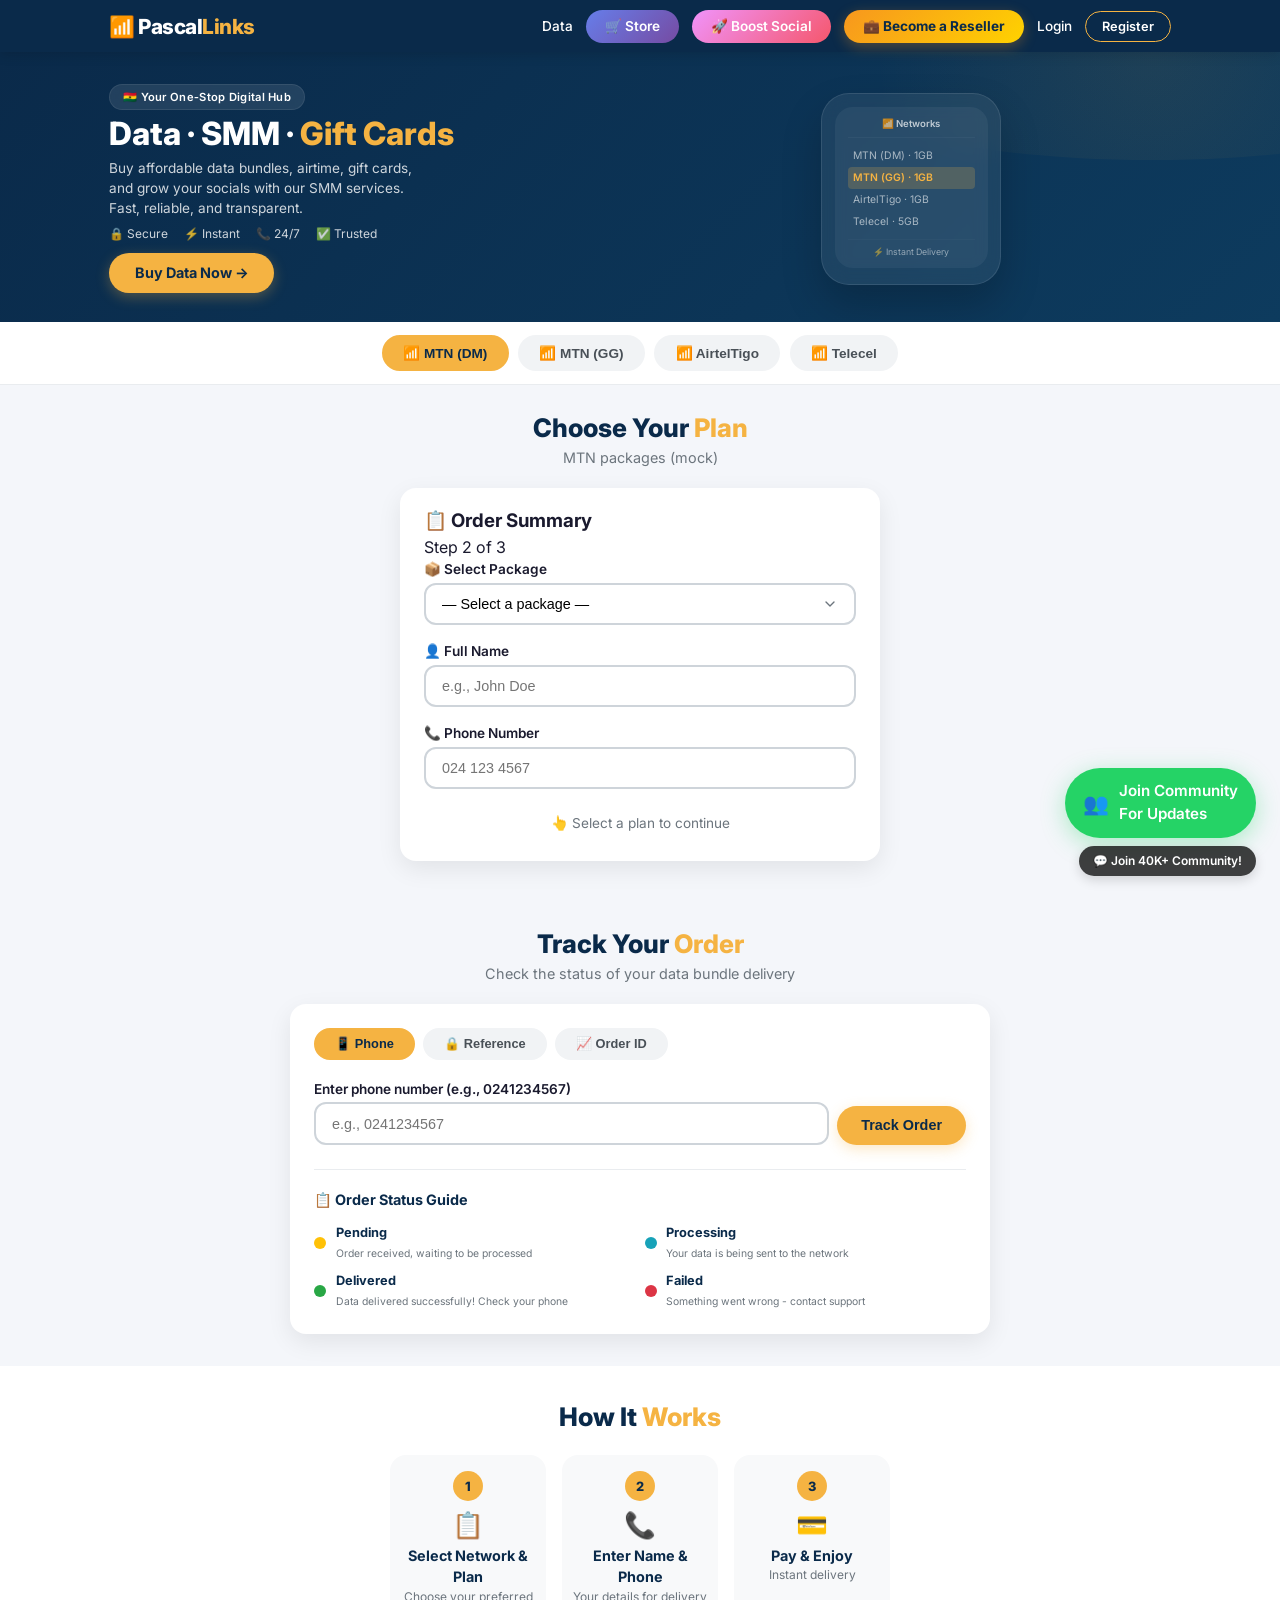
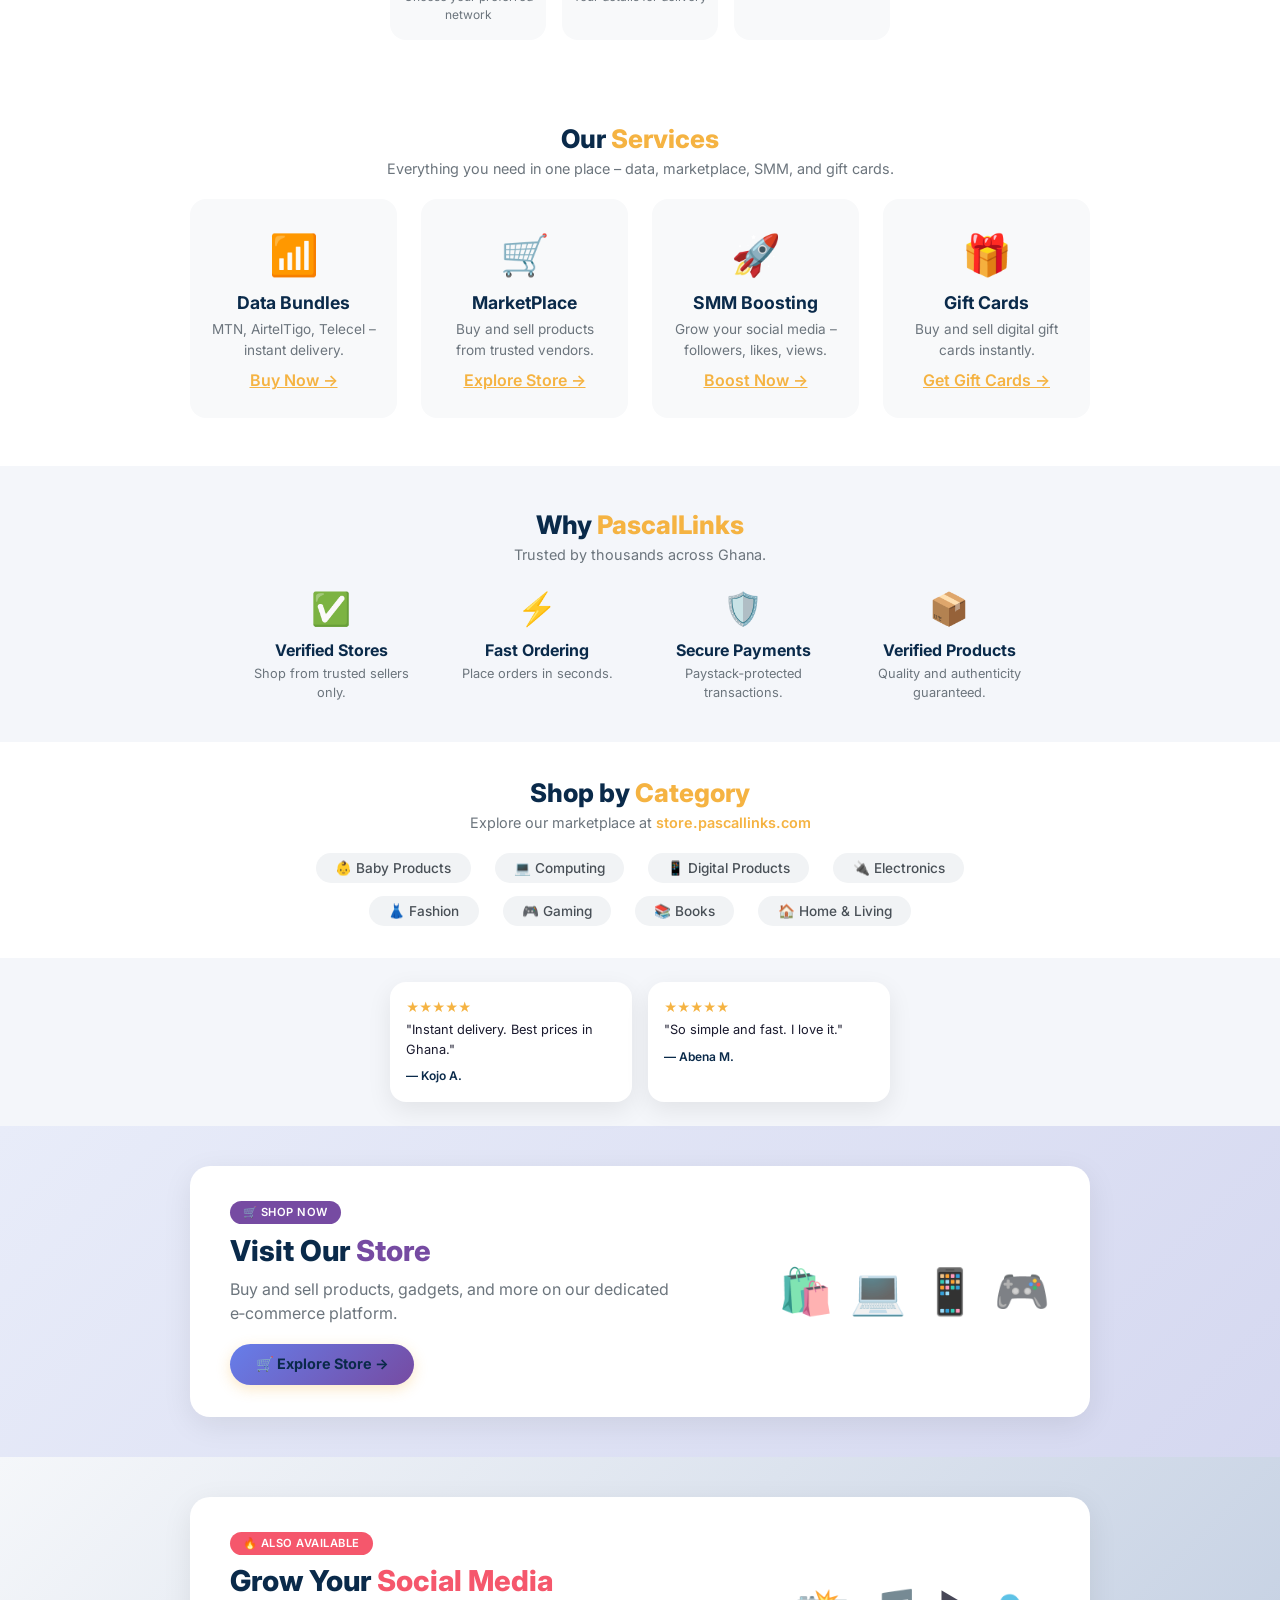
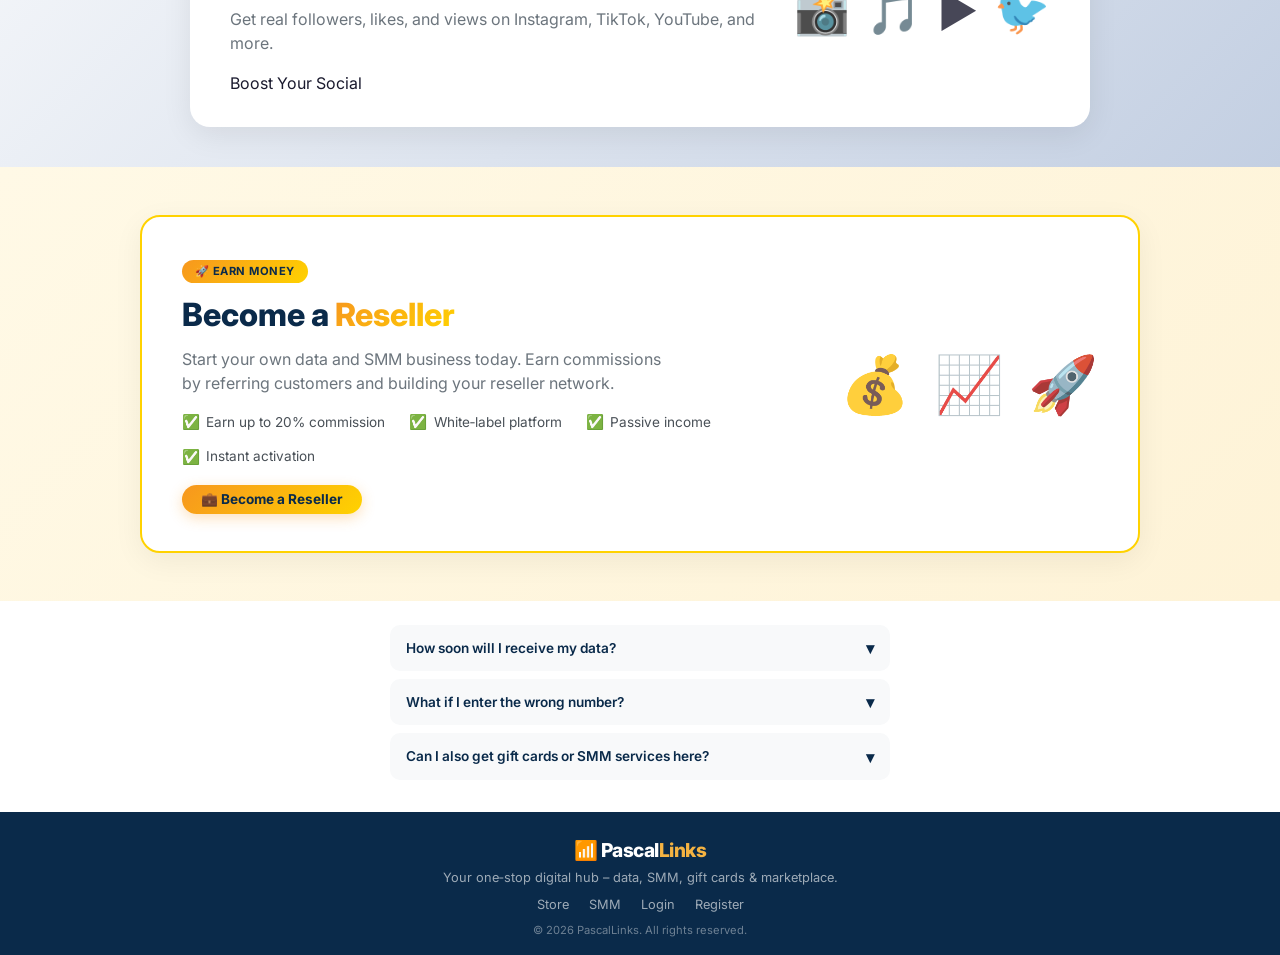
<file: frontend/index.html>
<!DOCTYPE html>
<html lang="en">
<head>
  <meta charset="UTF-8">
  <meta name="viewport" content="width=device-width, initial-scale=1.0, maximum-scale=1.0, user-scalable=yes">
  <title>PascalLinks – Data, SMM, Gift Cards & Marketplace</title>
  <link rel="preconnect" href="https://fonts.googleapis.com">
  <link rel="preconnect" href="https://fonts.gstatic.com" crossorigin>
  <link href="https://fonts.googleapis.com/css2?family=Inter:opsz,wght@14..32,400;14..32,500;14..32,600;14..32,700;14..32,800&display=swap" rel="stylesheet">
  <script src="https://js.paystack.co/v1/inline.js"></script>
  <link rel="stylesheet" href="css/style.css">
  <style>
    /* =============================================
       CUSTOM STYLES (including mobile optimizations)
       ============================================= */

    /* ---- Buttons ---- */
    .btn-store {
      background: linear-gradient(135deg, #667eea 0%, #764ba2 100%);
      color: #fff !important;
      padding: 0.4rem 1.2rem;
      border-radius: 30px;
      font-weight: 600;
      font-size: 0.85rem;
      transition: all 0.3s;
    }
    .btn-store:hover {
      transform: scale(1.05);
      box-shadow: 0 4px 15px rgba(118, 75, 162, 0.4);
    }
    .btn-boost {
      background: linear-gradient(135deg, #f093fb 0%, #f5576c 100%);
      color: #fff !important;
      padding: 0.4rem 1.2rem;
      border-radius: 30px;
      font-weight: 600;
      font-size: 0.85rem;
      transition: all 0.3s;
    }
    .btn-boost:hover {
      transform: scale(1.05);
      box-shadow: 0 4px 15px rgba(245, 87, 108, 0.4);
    }

    /* Reseller button */
    .btn-reseller {
      background: linear-gradient(135deg, #f7971e 0%, #ffd200 100%);
      color: var(--primary) !important;
      padding: 0.4rem 1.2rem;
      border-radius: 30px;
      font-weight: 700;
      font-size: 0.85rem;
      transition: all 0.3s;
      box-shadow: 0 4px 14px rgba(247, 151, 30, 0.3);
    }
    .btn-reseller:hover {
      transform: scale(1.05);
      box-shadow: 0 6px 20px rgba(247, 151, 30, 0.5);
    }

    /* ---- Services ---- */
    .services-section {
      padding: 3rem 0;
      background: #fff;
    }
    .services-grid {
      display: grid;
      grid-template-columns: repeat(auto-fit, minmax(200px, 1fr));
      gap: 1.5rem;
      max-width: 900px;
      margin: 0 auto;
    }
    .service-card {
      background: #f8f9fa;
      border-radius: 16px;
      padding: 1.5rem 1rem;
      text-align: center;
      transition: all 0.3s;
      border: 2px solid transparent;
    }
    .service-card:hover {
      transform: translateY(-4px);
      border-color: var(--gold);
      background: #fff;
      box-shadow: 0 8px 24px rgba(0,0,0,0.06);
    }
    .service-card .icon {
      font-size: 2.5rem;
      margin-bottom: 0.3rem;
    }
    .service-card h4 {
      font-size: 1.1rem;
      color: var(--primary);
      margin-bottom: 0.2rem;
    }
    .service-card p {
      font-size: 0.85rem;
      color: #6c757d;
    }
    .service-card .btn-link {
      display: inline-block;
      margin-top: 0.5rem;
      font-weight: 600;
      color: var(--gold);
      text-decoration: underline;
    }

    /* ---- Trust ---- */
    .trust-section {
      padding: 2.5rem 0;
      background: var(--bg-light);
    }
    .trust-grid {
      display: grid;
      grid-template-columns: repeat(auto-fit, minmax(180px, 1fr));
      gap: 1.5rem;
      max-width: 800px;
      margin: 0 auto;
    }
    .trust-item {
      text-align: center;
    }
    .trust-item .icon {
      font-size: 2rem;
    }
    .trust-item h5 {
      font-size: 1rem;
      color: var(--primary);
      margin: 0.3rem 0 0.1rem;
    }
    .trust-item p {
      font-size: 0.8rem;
      color: #6c757d;
    }

    /* ---- Categories ---- */
    .categories-section {
      padding: 2rem 0;
      background: #fff;
    }
    .categories-grid {
      display: flex;
      flex-wrap: wrap;
      justify-content: center;
      gap: 0.8rem 1.5rem;
      max-width: 700px;
      margin: 0 auto;
    }
    .category-tag {
      background: #f1f3f5;
      padding: 0.3rem 1.2rem;
      border-radius: 30px;
      font-size: 0.85rem;
      font-weight: 500;
      color: #495057;
      transition: all 0.2s;
      cursor: default;
    }
    .category-tag:hover {
      background: var(--gold);
      color: var(--primary);
    }

    /* ---- Promo sections (Store, Boost) ---- */
    .promo-section {
      padding: 2.5rem 0;
    }
    .promo-card {
      display: flex;
      justify-content: space-between;
      align-items: center;
      background: #fff;
      border-radius: 20px;
      padding: 2rem 2.5rem;
      box-shadow: 0 8px 30px rgba(0,0,0,0.08);
      max-width: 900px;
      margin: 0 auto;
      flex-wrap: wrap;
      gap: 1.5rem;
    }
    .promo-content {
      flex: 1;
    }
    .promo-badge {
      display: inline-block;
      padding: 0.2rem 0.8rem;
      border-radius: 30px;
      font-size: 0.7rem;
      font-weight: 600;
      text-transform: uppercase;
      letter-spacing: 0.5px;
    }
    .promo-badge.store {
      background: #764ba2;
      color: #fff;
    }
    .promo-badge.boost {
      background: #f5576c;
      color: #fff;
    }
    .promo-content h2 {
      font-size: 1.8rem;
      font-weight: 800;
      color: var(--primary);
      margin: 0.3rem 0;
    }
    .promo-content h2 .store-color {
      color: #764ba2;
    }
    .promo-content h2 .boost-color {
      color: #f5576c;
    }
    .promo-content p {
      color: #6c757d;
      font-size: 1rem;
      margin-bottom: 1rem;
    }
    .promo-icons {
      display: flex;
      gap: 1rem;
      font-size: 2.8rem;
      opacity: 0.8;
    }
    .promo-section.store-bg {
      background: linear-gradient(135deg, #e8ecf9 0%, #d5d8f0 100%);
    }
    .promo-section.boost-bg {
      background: linear-gradient(135deg, #f5f7fa 0%, #c3cfe2 100%);
    }

    /* ---- Reseller promo ---- */
    .reseller-section {
      padding: 3rem 0;
      background: linear-gradient(135deg, #fff9e6 0%, #fef3d7 100%);
    }
    .reseller-card {
      display: flex;
      justify-content: space-between;
      align-items: center;
      background: #fff;
      border-radius: 20px;
      padding: 2.5rem;
      box-shadow: 0 8px 30px rgba(0,0,0,0.06);
      max-width: 1000px;
      margin: 0 auto;
      flex-wrap: wrap;
      gap: 2rem;
      border: 2px solid #ffd200;
    }
    .reseller-content {
      flex: 1;
    }
    .reseller-badge {
      display: inline-block;
      background: linear-gradient(135deg, #f7971e 0%, #ffd200 100%);
      color: var(--primary);
      padding: 0.2rem 0.8rem;
      border-radius: 30px;
      font-size: 0.7rem;
      font-weight: 700;
      text-transform: uppercase;
      letter-spacing: 0.5px;
    }
    .reseller-content h2 {
      font-size: 2rem;
      font-weight: 800;
      color: var(--primary);
      margin: 0.5rem 0;
    }
    .reseller-content h2 span {
      background: linear-gradient(135deg, #f7971e 0%, #ffd200 100%);
      -webkit-background-clip: text;
      -webkit-text-fill-color: transparent;
    }
    .reseller-content p {
      color: #6c757d;
      font-size: 1rem;
      margin-bottom: 1rem;
      max-width: 500px;
    }
    .reseller-features {
      display: flex;
      flex-wrap: wrap;
      gap: 0.8rem 1.5rem;
      margin-bottom: 1.2rem;
    }
    .reseller-features span {
      font-size: 0.85rem;
      color: #495057;
      display: flex;
      align-items: center;
      gap: 0.4rem;
    }
    .reseller-features span::before {
      content: "✅";
      font-size: 0.9rem;
    }
    .reseller-cta {
      display: inline-block;
      background: linear-gradient(135deg, #f7971e 0%, #ffd200 100%);
      color: var(--primary);
      padding: 0.8rem 2.5rem;
      border-radius: 50px;
      font-weight: 700;
      font-size: 1.1rem;
      text-decoration: none;
      transition: all 0.3s;
      box-shadow: 0 4px 14px rgba(247, 151, 30, 0.35);
    }
    .reseller-cta:hover {
      transform: translateY(-2px);
      box-shadow: 0 8px 24px rgba(247, 151, 30, 0.5);
    }
    .reseller-icons {
      display: flex;
      gap: 1.5rem;
      font-size: 3.5rem;
    }
    .reseller-icons span {
      opacity: 0.9;
    }

    /* ---- Floating WhatsApp (draggable) ---- */
    .whatsapp-float {
      position: fixed;
      bottom: 24px;
      right: 24px;
      z-index: 9999;
      display: flex;
      flex-direction: column;
      align-items: flex-end;
      gap: 8px;
      cursor: grab;
      user-select: none;
    }
    .whatsapp-float:active {
      cursor: grabbing;
    }
    .whatsapp-btn {
      display: flex;
      align-items: center;
      gap: 10px;
      background: #25D366;
      color: #fff;
      padding: 12px 18px;
      border-radius: 50px;
      text-decoration: none;
      font-weight: 600;
      font-size: 0.95rem;
      box-shadow: 0 6px 24px rgba(37, 211, 102, 0.35);
      transition: all 0.3s ease;
      border: none;
      font-family: inherit;
    }
    .whatsapp-btn:hover {
      transform: scale(1.05);
      box-shadow: 0 8px 32px rgba(37, 211, 102, 0.5);
    }
    .whatsapp-btn .whatsapp-icon {
      display: flex;
      align-items: center;
      justify-content: center;
      flex-shrink: 0;
      font-size: 1.3rem;
    }
    .whatsapp-label {
      white-space: nowrap;
    }
    .whatsapp-badge {
      background: rgba(0, 0, 0, 0.75);
      backdrop-filter: blur(4px);
      color: #fff;
      font-size: 0.75rem;
      font-weight: 600;
      padding: 6px 14px;
      border-radius: 30px;
      box-shadow: 0 4px 12px rgba(0, 0, 0, 0.15);
      animation: pulse-badge 2s ease-in-out infinite;
      white-space: nowrap;
    }
    @keyframes pulse-badge {
      0%, 100% { transform: scale(1); }
      50% { transform: scale(1.05); }
    }

    /* =============================================
       MOBILE OPTIMIZATIONS
       ============================================= */
    @media (max-width: 480px) {
      .site-header .logo { font-size: 1.1rem; }
      .nav-links { gap: 0.3rem; flex-wrap: wrap; justify-content: center; }
      .nav-links .nav-link { font-size: 0.7rem; padding: 0.2rem 0.5rem; }
      .btn-outline, .btn-store, .btn-boost, .btn-reseller { padding: 0.2rem 0.6rem; font-size: 0.65rem; }

      .hero { padding: 1.2rem 0 1rem; }
      .hero-left h1 { font-size: 1.6rem; }
      .tagline { font-size: 0.8rem; }
      .hero-trust { gap: 0.6rem; font-size: 0.65rem; flex-wrap: wrap; justify-content: center; }
      .btn-primary { padding: 0.4rem 1.2rem; font-size: 0.8rem; }
      .phone-mockup { width: 130px; padding: 0.4rem; }
      .phone-plan { font-size: 0.55rem; }

      .network-tab { font-size: 0.65rem; padding: 0.25rem 0.8rem; min-height: 40px; }

      .services-grid { grid-template-columns: 1fr 1fr; gap: 0.8rem; }
      .service-card { padding: 0.8rem 0.5rem; }
      .service-card .icon { font-size: 1.8rem; }
      .service-card h4 { font-size: 0.9rem; }
      .service-card p { font-size: 0.7rem; }
      .service-card .btn-link { font-size: 0.75rem; }

      .trust-grid { grid-template-columns: 1fr 1fr; gap: 0.8rem; }
      .trust-item .icon { font-size: 1.5rem; }
      .trust-item h5 { font-size: 0.8rem; }
      .trust-item p { font-size: 0.65rem; }

      .categories-grid { gap: 0.5rem 0.8rem; }
      .category-tag { font-size: 0.7rem; padding: 0.2rem 0.8rem; }

      .order-card { padding: 0.8rem; }
      .order-card-header h3 { font-size: 1rem; }
      .order-card-header .step-indicator { font-size: 0.6rem; padding: 0.1rem 0.6rem; }
      .plan-dropdown { font-size: 0.8rem; padding: 0.5rem 0.8rem; }
      .form-group label { font-size: 0.75rem; }
      .form-group input { font-size: 0.8rem; padding: 0.5rem 0.8rem; }
      .summary-row { font-size: 0.8rem; }
      .summary-row.total { font-size: 0.95rem; }
      .btn-large { padding: 0.6rem; font-size: 0.9rem; }

      .track-card { padding: 1rem; }
      .track-tab { font-size: 0.65rem; padding: 0.2rem 0.8rem; }
      .track-input-group input { font-size: 0.8rem; padding: 0.5rem 0.8rem; }
      .track-input-group .btn-primary { font-size: 0.8rem; padding: 0.5rem 1rem; }
      .track-order-item { padding: 0.6rem; }
      .track-order-item .order-plan { font-size: 0.8rem; }
      .track-order-item .order-detail { font-size: 0.7rem; }
      .track-order-item .order-status { font-size: 0.6rem; padding: 0.1rem 0.5rem; }
      .guide-item { font-size: 0.7rem; }
      .guide-item strong { font-size: 0.7rem; }
      .guide-item small { font-size: 0.6rem; }

      .steps-grid { grid-template-columns: 1fr 1fr 1fr; gap: 0.5rem; }
      .step-card { padding: 0.5rem 0.3rem; }
      .step-number { width: 24px; height: 24px; font-size: 0.6rem; }
      .step-icon { font-size: 1.2rem; }
      .step-card h4 { font-size: 0.7rem; }
      .step-card p { font-size: 0.6rem; }

      .testimonial-card { padding: 0.8rem; }
      .testimonial-card p { font-size: 0.75rem; }
      .testimonial-card cite { font-size: 0.7rem; }

      .faq-item summary { font-size: 0.8rem; }
      .faq-item p { font-size: 0.75rem; }

      .footer-brand .logo { font-size: 1rem; }
      .footer-brand p { font-size: 0.7rem; }
      .footer-copy { font-size: 0.6rem; }

      .section-header h2 { font-size: 1.3rem; }
      .section-header p { font-size: 0.8rem; }
      .promo-card { flex-direction: column; text-align: center; padding: 1.5rem; }
      .promo-content h2 { font-size: 1.4rem; }
      .promo-icons { font-size: 2rem; }
      .reseller-card { flex-direction: column; text-align: center; padding: 1.5rem; }
      .reseller-content h2 { font-size: 1.6rem; }
      .reseller-features { justify-content: center; }
      .reseller-icons { font-size: 2.5rem; gap: 1rem; }
      .whatsapp-float { bottom: 16px; right: 16px; gap: 6px; }
      .whatsapp-btn { padding: 10px 14px; font-size: 0.85rem; gap: 6px; }
      .whatsapp-badge { font-size: 0.65rem; padding: 4px 10px; }
    }

    @media (max-width: 380px) {
      .nav-links .nav-link { font-size: 0.6rem; padding: 0.1rem 0.4rem; }
      .btn-outline, .btn-store, .btn-boost, .btn-reseller { font-size: 0.55rem; padding: 0.1rem 0.5rem; }
      .hero-left h1 { font-size: 1.3rem; }
      .phone-mockup { width: 110px; }
      .phone-plan { font-size: 0.45rem; }
      .services-grid { grid-template-columns: 1fr; gap: 0.6rem; }
      .trust-grid { grid-template-columns: 1fr; }
      .steps-grid { grid-template-columns: 1fr; }
      .whatsapp-btn .whatsapp-label { display: none; }
      .whatsapp-btn { padding: 12px; border-radius: 50%; }
      .whatsapp-btn .whatsapp-icon { font-size: 1.6rem; }
    }
  </style>
</head>
<body>

  <!-- ===== HEADER ===== -->
  <header class="site-header">
    <div class="container header-inner">
      <a href="index.html" class="logo">📶 Pascal<span>Links</span></a>
      <nav class="nav-links">
        <a href="index.html" class="nav-link">Data</a>
        <a href="https://store.pascallinks.com" target="_blank" class="nav-link btn-store">🛒 Store</a>
        <a href="https://pascallinks.com" target="_blank" class="nav-link btn-boost">🚀 Boost Social</a>
        <a href="https://www.cheapdata.shop/shop/pascallinks-com-1770984413164/join" 
   target="_blank" 
   rel="noopener noreferrer" 
   class="nav-link btn-reseller">
  💼 Become a Reseller
</a>
        <a href="login.html" class="nav-link">Login</a>
        <a href="register.html" class="nav-link btn-outline">Register</a>
      </nav>
    </div>
  </header>

  <!-- ===== HERO ===== -->
  <section class="hero">
    <div class="container hero-inner">
      <div class="hero-left">
        <span class="hero-badge">🇬🇭 Your One‑Stop Digital Hub</span>
        <h1>Data · SMM · <span>Gift Cards</span></h1>
        <p class="tagline">Buy affordable data bundles, airtime, gift cards, and grow your socials with our SMM services. Fast, reliable, and transparent.</p>
        <div class="hero-trust">
          <span>🔒 Secure</span>
          <span>⚡ Instant</span>
          <span>📞 24/7</span>
          <span>✅ Trusted</span>
        </div>
        <a href="#purchase" class="btn-primary">Buy Data Now →</a>
      </div>
      <div class="hero-right">
        <div class="phone-mockup">
          <div class="phone-screen">
            <div class="phone-header">📶 Networks</div>
            <div class="phone-plans">
              <div class="phone-plan">MTN (DM) · 1GB</div>
              <div class="phone-plan active">MTN (GG) · 1GB</div>
              <div class="phone-plan">AirtelTigo · 1GB</div>
              <div class="phone-plan">Telecel · 5GB</div>
            </div>
            <div class="phone-footer">⚡ Instant Delivery</div>
          </div>
        </div>
      </div>
    </div>
  </section>

  <!-- ===== NETWORK TABS ===== -->
  <section class="network-section">
    <div class="container">
      <div class="network-tabs">
        <button class="network-tab active" data-network="mtn" data-provider="datamart">📶 MTN (DM)</button>
        <button class="network-tab" data-network="mtn" data-provider="gigsgrid">📶 MTN (GG)</button>
        <button class="network-tab" data-network="airtel_tigo" data-provider="datamart">📶 AirtelTigo</button>
        <button class="network-tab" data-network="telecel" data-provider="datamart">📶 Telecel</button>
      </div>
    </div>
  </section>

  <!-- ===== PURCHASE FLOW ===== -->
  <section class="purchase-section" id="purchase">
    <div class="container">
      <div class="section-header">
        <h2>Choose Your <span>Plan</span></h2>
        <p id="networkLabel">MTN packages</p>
      </div>

      <div class="order-card">
        <div class="order-card-header">
          <h3>📋 Order Summary</h3>
          <span class="step-indicator">Step 2 of 3</span>
        </div>

        <div class="form-group">
          <label for="planDropdown">📦 Select Package</label>
          <select id="planDropdown" class="plan-dropdown">
            <option value="">— Select a package —</option>
          </select>
        </div>

        <!-- Name field -->
        <div class="form-group">
          <label for="customerName">👤 Full Name</label>
          <input type="text" id="customerName" placeholder="e.g., John Doe" required>
        </div>

        <!-- Phone field -->
        <div class="form-group">
          <label for="phone">📞 Phone Number</label>
          <input type="tel" id="phone" placeholder="024 123 4567" required>
        </div>

        <!-- Order summary -->
        <div id="orderSummary" class="order-summary hidden">
          <div class="summary-row">
            <span>Network</span>
            <span id="summaryNetwork">—</span>
          </div>
          <div class="summary-row">
            <span>Provider</span>
            <span id="summaryProvider">—</span>
          </div>
          <div class="summary-row">
            <span>Plan</span>
            <span id="summaryPlan">—</span>
          </div>
          <div class="summary-row">
            <span>Name</span>
            <span id="summaryName">—</span>
          </div>
          <div class="summary-row">
            <span>Phone</span>
            <span id="summaryPhone">—</span>
          </div>
          <div class="summary-row total">
            <span>Total</span>
            <span id="summaryPrice">GHS 0.00</span>
          </div>
          <button id="buyNowBtn" class="btn-primary btn-large">💳 Buy Now</button>
        </div>
        <div id="orderPlaceholder" class="order-placeholder">
          <p>👆 Select a plan to continue</p>
        </div>
      </div>
    </div>
  </section>
  
  <!-- ===== TRACK ORDER ===== -->
  <section class="track-section" id="track">
    <div class="container">
      <div class="section-header">
        <h2>Track Your <span>Order</span></h2>
        <p>Check the status of your data bundle delivery</p>
      </div>
      <div class="track-card">
        <div class="track-tabs">
          <button class="track-tab active" data-search="phone">📱 Phone</button>
          <button class="track-tab" data-search="reference">🔒 Reference</button>
          <button class="track-tab" data-search="orderId">📈 Order ID</button>
        </div>
        <div class="track-form">
          <div class="form-group">
            <label for="trackInput" id="trackLabel">Enter phone number (e.g., 0241234567)</label>
            <div class="track-input-group">
              <input type="text" id="trackInput" placeholder="e.g., 0241234567" />
              <button id="trackBtn" class="btn-primary">Track Order</button>
            </div>
          </div>
        </div>
        <div id="trackResult" class="track-result hidden"></div>
        <div class="track-guide">
          <h4>📋 Order Status Guide</h4>
          <div class="guide-grid">
            <div class="guide-item">
              <span class="guide-dot pending"></span>
              <div>
                <strong>Pending</strong>
                <small>Order received, waiting to be processed</small>
              </div>
            </div>
            <div class="guide-item">
              <span class="guide-dot processing"></span>
              <div>
                <strong>Processing</strong>
                <small>Your data is being sent to the network</small>
              </div>
            </div>
            <div class="guide-item">
              <span class="guide-dot completed"></span>
              <div>
                <strong>Delivered</strong>
                <small>Data delivered successfully! Check your phone</small>
              </div>
            </div>
            <div class="guide-item">
              <span class="guide-dot failed"></span>
              <div>
                <strong>Failed</strong>
                <small>Something went wrong - contact support</small>
              </div>
            </div>
          </div>
        </div>
      </div>
    </div>
  </section>

  <!-- ===== HOW IT WORKS ===== -->
  <section class="how-it-works" id="how-it-works">
    <div class="container">
      <div class="section-header">
        <h2>How It <span>Works</span></h2>
      </div>
      <div class="steps-grid">
        <div class="step-card">
          <div class="step-number">1</div>
          <div class="step-icon">📋</div>
          <h4>Select Network &amp; Plan</h4>
          <p>Choose your preferred network</p>
        </div>
        <div class="step-card">
          <div class="step-number">2</div>
          <div class="step-icon">📞</div>
          <h4>Enter Name &amp; Phone</h4>
          <p>Your details for delivery</p>
        </div>
        <div class="step-card">
          <div class="step-number">3</div>
          <div class="step-icon">💳</div>
          <h4>Pay &amp; Enjoy</h4>
          <p>Instant delivery</p>
        </div>
      </div>
    </div>
  </section>



  <!-- ===== SERVICES ===== -->
  <section class="services-section">
    <div class="container">
      <div class="section-header">
        <h2>Our <span>Services</span></h2>
        <p>Everything you need in one place – data, marketplace, SMM, and gift cards.</p>
      </div>
      <div class="services-grid">
        <div class="service-card">
          <div class="icon">📶</div>
          <h4>Data Bundles</h4>
          <p>MTN, AirtelTigo, Telecel – instant delivery.</p>
          <a href="#purchase" class="btn-link">Buy Now →</a>
        </div>
        <div class="service-card">
          <div class="icon">🛒</div>
          <h4>MarketPlace</h4>
          <p>Buy and sell products from trusted vendors.</p>
          <a href="https://store.pascallinks.com" target="_blank" class="btn-link">Explore Store →</a>
        </div>
        <div class="service-card">
          <div class="icon">🚀</div>
          <h4>SMM Boosting</h4>
          <p>Grow your social media – followers, likes, views.</p>
          <a href="https://pascallinks.com" target="_blank" class="btn-link">Boost Now →</a>
        </div>
        <div class="service-card">
          <div class="icon">🎁</div>
          <h4>Gift Cards</h4>
          <p>Buy and sell digital gift cards instantly.</p>
          <a href="https://store.pascallinks.com" target="_blank" class="btn-link">Get Gift Cards →</a>
        </div>
      </div>
    </div>
  </section>

  <!-- ===== TRUST / VERIFIED BADGES ===== -->
  <section class="trust-section">
    <div class="container">
      <div class="section-header">
        <h2>Why <span>PascalLinks</span></h2>
        <p>Trusted by thousands across Ghana.</p>
      </div>
      <div class="trust-grid">
        <div class="trust-item">
          <div class="icon">✅</div>
          <h5>Verified Stores</h5>
          <p>Shop from trusted sellers only.</p>
        </div>
        <div class="trust-item">
          <div class="icon">⚡</div>
          <h5>Fast Ordering</h5>
          <p>Place orders in seconds.</p>
        </div>
        <div class="trust-item">
          <div class="icon">🛡️</div>
          <h5>Secure Payments</h5>
          <p>Paystack‑protected transactions.</p>
        </div>
        <div class="trust-item">
          <div class="icon">📦</div>
          <h5>Verified Products</h5>
          <p>Quality and authenticity guaranteed.</p>
        </div>
      </div>
    </div>
  </section>

  <!-- ===== SHOP BY CATEGORY ===== -->
  <section class="categories-section">
    <div class="container">
      <div class="section-header">
        <h2>Shop by <span>Category</span></h2>
        <p>Explore our marketplace at <a href="https://store.pascallinks.com" target="_blank" style="color:var(--gold);font-weight:600;">store.pascallinks.com</a></p>
      </div>
      <div class="categories-grid">
        <span class="category-tag">👶 Baby Products</span>
        <span class="category-tag">💻 Computing</span>
        <span class="category-tag">📱 Digital Products</span>
        <span class="category-tag">🔌 Electronics</span>
        <span class="category-tag">👗 Fashion</span>
        <span class="category-tag">🎮 Gaming</span>
        <span class="category-tag">📚 Books</span>
        <span class="category-tag">🏠 Home &amp; Living</span>
      </div>
    </div>
  </section>

  
  
  <!-- ===== TESTIMONIALS ===== -->
  <section class="testimonials">
    <div class="container">
      <div class="testimonial-grid">
        <blockquote class="testimonial-card">
          <div class="stars">★★★★★</div>
          <p>"Instant delivery. Best prices in Ghana."</p>
          <cite>— Kojo A.</cite>
        </blockquote>
        <blockquote class="testimonial-card">
          <div class="stars">★★★★★</div>
          <p>"So simple and fast. I love it."</p>
          <cite>— Abena M.</cite>
        </blockquote>
      </div>
    </div>
  </section>

  <!-- ===== STORE PROMO ===== -->
  <section class="promo-section store-bg">
    <div class="container">
      <div class="promo-card">
        <div class="promo-content">
          <span class="promo-badge store">🛒 Shop Now</span>
          <h2>Visit Our <span class="store-color">Store</span></h2>
          <p>Buy and sell products, gadgets, and more on our dedicated e‑commerce platform.</p>
          <a href="https://store.pascallinks.com" target="_blank" class="btn-primary" style="background: linear-gradient(135deg, #667eea 0%, #764ba2 100%);">
            🛒 Explore Store →
          </a>
        </div>
        <div class="promo-icons">
          <span>🛍️</span>
          <span>💻</span>
          <span>📱</span>
          <span>🎮</span>
        </div>
      </div>
    </div>
  </section>

  <!-- ===== BOOST PROMO ===== -->
  <section class="promo-section boost-bg">
    <div class="container">
      <div class="promo-card">
        <div class="promo-content">
          <span class="promo-badge boost">🔥 Also Available</span>
          <h2>Grow Your <span class="boost-color">Social Media</span></h2>
          <p>Get real followers, likes, and views on Instagram, TikTok, YouTube, and more.</p>
          <a href="https://pascallinks.com">Boost Your Social</a>
        </div>
        <div class="promo-icons">
          <span>📸</span>
          <span>🎵</span>
          <span>▶️</span>
          <span>🐦</span>
        </div>
      </div>
    </div>
  </section>

  <!-- ===== BECOME A RESELLER ===== -->
  <section class="reseller-section">
    <div class="container">
      <div class="reseller-card">
        <div class="reseller-content">
          <span class="reseller-badge">🚀 Earn Money</span>
          <h2>Become a <span>Reseller</span></h2>
          <p>Start your own data and SMM business today. Earn commissions by referring customers and building your reseller network.</p>
          <div class="reseller-features">
            <span>Earn up to 20% commission</span>
            <span>White‑label platform</span>
            <span>Passive income</span>
            <span>Instant activation</span>
          </div>
          <a href="https://www.cheapdata.shop/shop/pascallinks-com-1770984413164/join" 
   target="_blank" 
   rel="noopener noreferrer" 
   class="nav-link btn-reseller">
  💼 Become a Reseller
</a>
        </div>
        <div class="reseller-icons">
          <span>💰</span>
          <span>📈</span>
          <span>🚀</span>
        </div>
      </div>
    </div>
  </section>

  <!-- ===== FAQ ===== -->
  <section class="faq">
    <div class="container">
      <div class="faq-list">
        <details class="faq-item">
          <summary>How soon will I receive my data?</summary>
          <p>Instant. Within 1 minute after payment.</p>
        </details>
        <details class="faq-item">
          <summary>What if I enter the wrong number?</summary>
          <p>Please double-check. We cannot reverse delivery.</p>
        </details>
        <details class="faq-item">
          <summary>Can I also get gift cards or SMM services here?</summary>
          <p>Yes! Visit our <a href="https://store.pascallinks.com" target="_blank" style="color:var(--gold);font-weight:600;">Store</a> for gift cards and marketplace, or <a href="https://pascallinks.com" target="_blank" style="color:var(--gold);font-weight:600;">Boost Social</a> for social media growth.</p>
        </details>
      </div>
    </div>
  </section>

  <!-- ===== FOOTER ===== -->
  <footer class="site-footer">
    <div class="container footer-inner">
      <div class="footer-brand">
        <span class="logo">📶 Pascal<span>Links</span></span>
        <p>Your one‑stop digital hub – data, SMM, gift cards &amp; marketplace.</p>
        <div style="margin-top:0.5rem;font-size:0.8rem;opacity:0.6;">
          <a href="https://store.pascallinks.com" target="_blank" style="color:inherit;margin:0 0.5rem;">Store</a>
          <a href="https://pascallinks.com" target="_blank" style="color:inherit;margin:0 0.5rem;">SMM</a>
          <a href="login.html" style="color:inherit;margin:0 0.5rem;">Login</a>
          <a href="register.html" style="color:inherit;margin:0 0.5rem;">Register</a>
        </div>
      </div>
      <div class="footer-copy">
        &copy; 2026 PascalLinks. All rights reserved.
      </div>
    </div>
  </footer>

  <!-- ===== FLOATING WHATSAPP BUTTON (Draggable) ===== -->
  <div id="whatsapp-float" class="whatsapp-float">
    <a href="https://chat.whatsapp.com/DmkYFOTFLViHPMo76TnI78" 
       target="_blank" 
       rel="noopener noreferrer" 
       class="whatsapp-btn" 
       id="whatsapp-btn"
       aria-label="Join WhatsApp Community">
      <span class="whatsapp-icon">👥</span>
      <span class="whatsapp-label">Join Community <br> For Updates</span>
    </a>
    <div class="whatsapp-badge">💬 Join 40K+ Community!</div>
  </div>

  <!-- Scripts -->
  <script src="js/api.js"></script>
  <script src="js/app.js"></script>

  <!-- ===== DRAGGABLE WHATSAPP SCRIPT ===== -->
  <script>
    (function() {
      const floatContainer = document.getElementById('whatsapp-float');
      const btn = document.getElementById('whatsapp-btn');
      let isDragging = false;
      let startX, startY, initialX, initialY;
      let hasMoved = false;

      function loadPosition() {
        const saved = localStorage.getItem('whatsappFloatPos');
        if (saved) {
          try {
            const pos = JSON.parse(saved);
            floatContainer.style.left = pos.left;
            floatContainer.style.top = pos.top;
            floatContainer.style.right = 'auto';
            floatContainer.style.bottom = 'auto';
          } catch (e) { /* ignore */ }
        }
      }

      function savePosition() {
        const rect = floatContainer.getBoundingClientRect();
        const pos = {
          left: rect.left + 'px',
          top: rect.top + 'px'
        };
        localStorage.setItem('whatsappFloatPos', JSON.stringify(pos));
      }

      floatContainer.style.position = 'fixed';
      floatContainer.style.cursor = 'grab';

      btn.addEventListener('mousedown', function(e) {
        isDragging = true;
        hasMoved = false;
        startX = e.clientX;
        startY = e.clientY;
        const rect = floatContainer.getBoundingClientRect();
        initialX = rect.left;
        initialY = rect.top;
        floatContainer.style.cursor = 'grabbing';
        e.preventDefault();
      });

      document.addEventListener('mousemove', function(e) {
        if (!isDragging) return;
        const dx = e.clientX - startX;
        const dy = e.clientY - startY;
        if (Math.abs(dx) > 3 || Math.abs(dy) > 3) {
          hasMoved = true;
        }
        floatContainer.style.left = (initialX + dx) + 'px';
        floatContainer.style.top = (initialY + dy) + 'px';
        floatContainer.style.right = 'auto';
        floatContainer.style.bottom = 'auto';
      });

      document.addEventListener('mouseup', function(e) {
        if (isDragging) {
          isDragging = false;
          floatContainer.style.cursor = 'grab';
          if (hasMoved) {
            savePosition();
            e.preventDefault();
          }
        }
      });

      // Touch events
      let touchStartX, touchStartY, touchInitialX, touchInitialY;
      btn.addEventListener('touchstart', function(e) {
        const touch = e.touches[0];
        touchStartX = touch.clientX;
        touchStartY = touch.clientY;
        const rect = floatContainer.getBoundingClientRect();
        touchInitialX = rect.left;
        touchInitialY = rect.top;
        isDragging = true;
        hasMoved = false;
      }, { passive: true });

      document.addEventListener('touchmove', function(e) {
        if (!isDragging) return;
        const touch = e.touches[0];
        const dx = touch.clientX - touchStartX;
        const dy = touch.clientY - touchStartY;
        if (Math.abs(dx) > 3 || Math.abs(dy) > 3) {
          hasMoved = true;
        }
        floatContainer.style.left = (touchInitialX + dx) + 'px';
        floatContainer.style.top = (touchInitialY + dy) + 'px';
        floatContainer.style.right = 'auto';
        floatContainer.style.bottom = 'auto';
      }, { passive: true });

      document.addEventListener('touchend', function(e) {
        if (isDragging) {
          isDragging = false;
          if (hasMoved) {
            savePosition();
            e.preventDefault();
          }
        }
      }, { passive: false });

      btn.addEventListener('click', function(e) {
        if (hasMoved) {
          e.preventDefault();
          e.stopPropagation();
          hasMoved = false;
        }
      });

      loadPosition();
    })();
  </script>

</body>
</html>
</file>
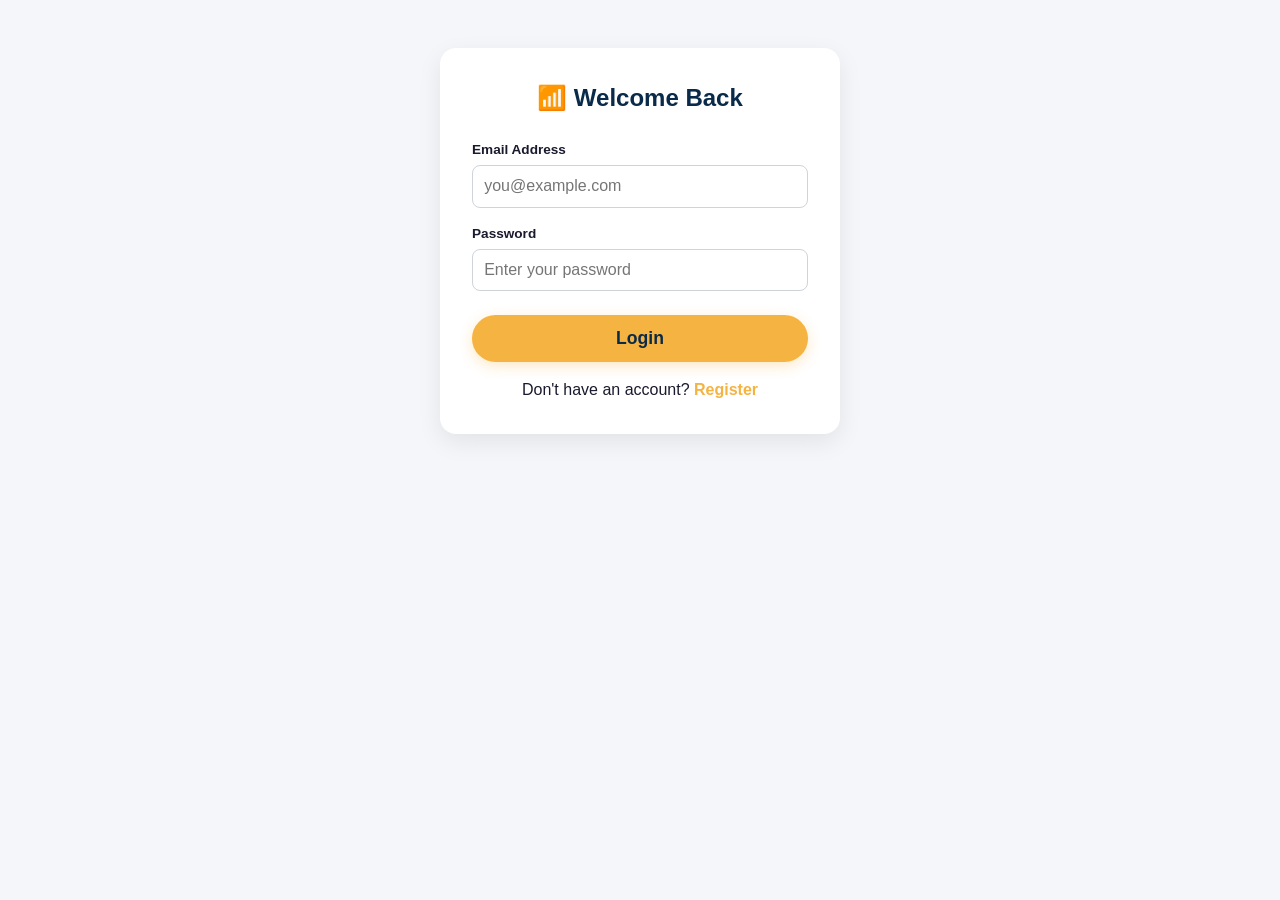
<file: frontend/dashboard.html>
<!DOCTYPE html>
<html lang="en">
<head>
  <meta charset="UTF-8">
  <meta name="viewport" content="width=device-width, initial-scale=1.0">
  <title>Dashboard – PascalLinks</title>
  <link rel="preconnect" href="https://fonts.googleapis.com">
  <link rel="preconnect" href="https://fonts.gstatic.com" crossorigin>
  <link href="https://fonts.googleapis.com/css2?family=Inter:opsz,wght@14..32,400;14..32,500;14..32,600;14..32,700;14..32,800&display=swap" rel="stylesheet">
  <link rel="stylesheet" href="css/style.css">
  <style>
    /* ===== DASHBOARD PREMIUM STYLES ===== */
    .dashboard-body {
      background: #f4f6fa;
      min-height: 100vh;
      font-family: 'Inter', sans-serif;
      display: flex;
      flex-direction: column;
    }
    /* Header – compact */
    .dashboard-header {
      background: var(--primary);
      color: #fff;
      padding: 0.6rem 0;
      position: sticky;
      top: 0;
      z-index: 100;
      box-shadow: 0 2px 12px rgba(0,0,0,0.15);
    }
    .dashboard-header .container {
      display: flex;
      justify-content: space-between;
      align-items: center;
    }
    .dashboard-header .logo {
      font-size: 1.3rem;
      font-weight: 800;
      color: #fff;
      letter-spacing: -0.5px;
    }
    .dashboard-header .logo span {
      color: var(--gold);
    }
    .user-area {
      display: flex;
      align-items: center;
      gap: 0.8rem;
    }
    .user-avatar {
      width: 34px;
      height: 34px;
      border-radius: 50%;
      background: var(--gold);
      display: flex;
      align-items: center;
      justify-content: center;
      font-weight: 700;
      color: var(--primary);
      font-size: 1rem;
    }
    .user-name {
      font-weight: 600;
      font-size: 0.9rem;
    }
    .logout-btn {
      background: transparent;
      border: 1px solid var(--gold);
      color: var(--gold);
      padding: 0.2rem 1rem;
      border-radius: 30px;
      cursor: pointer;
      font-weight: 600;
      font-size: 0.75rem;
      transition: all 0.2s;
    }
    .logout-btn:hover {
      background: var(--gold);
      color: var(--primary);
    }

    /* ===== MAIN CONTENT – extra top padding, reduced bottom ===== */
    .dashboard-main {
      flex: 1;
      padding: 2rem 1.2rem 0.5rem;  /* bottom padding reduced */
      max-width: 1100px;
      margin: 0 auto;
      width: 100%;
    }

    /* ===== STATS CARDS ===== */
    .stats-grid {
      display: grid;
      grid-template-columns: repeat(4, 1fr);
      gap: 1rem;
      margin: 0 0 2rem 0;
    }
    .stat-card {
      background: #fff;
      border-radius: 14px;
      padding: 1rem 0.8rem;
      box-shadow: 0 4px 12px rgba(0,0,0,0.04);
      border-left: 4px solid var(--gold);
      text-align: center;
      transition: transform 0.2s;
    }
    .stat-card:hover {
      transform: translateY(-2px);
    }
    .stat-card .stat-label {
      font-size: 0.65rem;
      text-transform: uppercase;
      letter-spacing: 0.5px;
      color: #6c757d;
      font-weight: 600;
    }
    .stat-card .stat-number {
      font-size: 1.6rem;
      font-weight: 700;
      color: var(--primary);
      margin-top: 0.1rem;
      line-height: 1.2;
    }
    .stat-card .stat-sub {
      font-size: 0.65rem;
      color: #adb5bd;
      margin-top: 0.1rem;
    }
    .stat-card:nth-child(2) { border-left-color: #20c997; }
    .stat-card:nth-child(3) { border-left-color: #ffc107; }
    .stat-card:nth-child(4) { border-left-color: #17a2b8; }

    /* ===== ORDERS SECTION ===== */
    .orders-section {
      background: #fff;
      border-radius: 16px;
      padding: 1.2rem 1.2rem 1.5rem;
      box-shadow: 0 4px 12px rgba(0,0,0,0.04);
      margin-bottom: 1rem;  /* reduced from 2rem */
    }
    .orders-header {
      display: flex;
      justify-content: space-between;
      align-items: center;
      flex-wrap: wrap;
      gap: 0.5rem;
      margin-bottom: 1rem;
    }
    .orders-header h2 {
      font-size: 1.4rem;  /* increased */
      font-weight: 700;
      color: var(--primary);
      margin: 0;
    }
    .orders-header h2 span {
      color: var(--gold);
    }
    .filter-group {
      display: flex;
      gap: 0.4rem;
      flex-wrap: wrap;
      align-items: center;
    }
    .filter-group input,
    .filter-group select {
      padding: 0.3rem 0.6rem;
      border: 1px solid #ced4da;
      border-radius: 8px;
      font-size: 0.75rem;
      background: #fff;
      transition: border 0.2s;
    }
    .filter-group input:focus,
    .filter-group select:focus {
      border-color: var(--gold);
      outline: none;
    }
    .filter-group button {
      background: var(--gold);
      border: none;
      padding: 0.3rem 1rem;
      border-radius: 30px;
      font-weight: 600;
      font-size: 0.75rem;
      color: var(--primary);
      cursor: pointer;
      transition: background 0.2s;
    }
    .filter-group button:hover {
      background: var(--gold-light);
    }

    /* ===== TABLE – LARGER ===== */
    .order-table-wrapper {
      overflow-x: auto;
      margin-top: 0.5rem;
    }
    .order-table {
      width: 100%;
      border-collapse: collapse;
      font-size: 0.9rem;  /* increased from 0.8rem */
    }
    .order-table th {
      text-align: left;
      padding: 0.6rem 0.4rem;  /* increased */
      background: #f8f9fa;
      color: #495057;
      font-weight: 600;
      border-bottom: 2px solid #e9ecef;
      white-space: nowrap;
    }
    .order-table td {
      padding: 0.6rem 0.4rem;  /* increased */
      border-bottom: 1px solid #f1f3f5;
      color: #212529;
    }
    .order-table tr:hover td {
      background: #f8f9fa;
    }
    .status-badge {
      padding: 0.2rem 0.7rem;
      border-radius: 30px;
      font-size: 0.7rem;
      font-weight: 600;
      display: inline-block;
      text-transform: capitalize;
      white-space: nowrap;
    }
    .status-pending_payment { background: #fff3cd; color: #856404; }
    .status-processing { background: #cce5ff; color: #004085; }
    .status-completed { background: #d4edda; color: #155724; }
    .status-failed { background: #f8d7da; color: #721c24; }
    .status-payment_failed { background: #f8d7da; color: #721c24; }
    .status-retrying { background: #e2e3e5; color: #383d41; }

    .no-orders {
      text-align: center;
      padding: 1.5rem;
      color: #6c757d;
      font-size: 0.9rem;
    }
    .no-orders a {
      color: var(--gold);
      font-weight: 600;
    }
    .loading-spinner {
      text-align: center;
      padding: 1.5rem;
      color: var(--primary);
      font-weight: 500;
    }

    /* ===== FOOTER ===== */
    .dashboard-footer {
      background: var(--primary);
      color: #fff;
      padding: 0.8rem 0;
      text-align: center;
      font-size: 0.7rem;
      opacity: 0.6;
      margin-top: auto;
    }

    /* ===== RESPONSIVE ===== */
    @media (max-width: 768px) {
      .stats-grid {
        grid-template-columns: 1fr 1fr;
        gap: 0.8rem;
      }
      .stat-card .stat-number {
        font-size: 1.3rem;
      }
      .orders-header {
        flex-direction: column;
        align-items: stretch;
      }
      .filter-group {
        justify-content: stretch;
      }
      .filter-group input,
      .filter-group select {
        flex: 1;
        min-width: 80px;
      }
      .order-table th,
      .order-table td {
        padding: 0.4rem 0.3rem;   /* increased */
        font-size: 0.8rem;        /* increased */
      }
      .dashboard-main {
        padding: 1.5rem 0.8rem 0.5rem;
      }
      .orders-header h2 {
        font-size: 1.2rem;
      }
    }
    @media (max-width: 480px) {
      .stats-grid {
        grid-template-columns: 1fr 1fr;
        gap: 0.5rem;
      }
      .stat-card {
        padding: 0.6rem 0.4rem;
      }
      .stat-card .stat-number {
        font-size: 1.1rem;
      }
      .stat-card .stat-label {
        font-size: 0.55rem;
      }
      .order-table th,
      .order-table td {
        padding: 0.3rem 0.2rem;
        font-size: 0.75rem;       /* increased */
      }
      .status-badge {
        font-size: 0.6rem;
        padding: 0.1rem 0.5rem;
      }
      .orders-section {
        padding: 0.8rem;
      }
      .dashboard-header .logo {
        font-size: 1rem;
      }
      .user-area .user-name {
        display: none;
      }
    }
  </style>
</head>
<body class="dashboard-body">

  <!-- ===== HEADER ===== -->
  <header class="dashboard-header">
    <div class="container" style="max-width:1100px;margin:0 auto;padding:0 1.2rem;">
      <a href="index.html" class="logo">📶 Pascal<span>Links</span></a>
      <div class="user-area">
        <span class="user-avatar" id="userAvatar">U</span>
        <span class="user-name" id="userName">User</span>
        <button class="logout-btn" id="logoutBtn">Logout</button>
      </div>
    </div>
  </header>

  <!-- ===== MAIN CONTENT ===== -->
  <main class="dashboard-main">
    <!-- Stats Cards -->
    <div class="stats-grid" id="statsContainer">
      <div class="stat-card">
        <div class="stat-label">Total Orders</div>
        <div class="stat-number" id="totalOrders">0</div>
        <div class="stat-sub">All time</div>
      </div>
      <div class="stat-card">
        <div class="stat-label">Total Spent</div>
        <div class="stat-number" id="totalSpent">GHS 0</div>
        <div class="stat-sub">All time</div>
      </div>
      <div class="stat-card">
        <div class="stat-label">Pending</div>
        <div class="stat-number" id="pendingOrders">0</div>
        <div class="stat-sub">Processing</div>
      </div>
      <div class="stat-card">
        <div class="stat-label">Completed</div>
        <div class="stat-number" id="completedOrders">0</div>
        <div class="stat-sub">Delivered</div>
      </div>
    </div>

    <!-- Orders Section -->
    <div class="orders-section">
      <div class="orders-header">
        <h2>📋 Order <span>History</span></h2>
        <div class="filter-group">
          <input type="text" id="searchInput" placeholder="Search phone..." />
          <select id="statusFilter">
            <option value="">All</option>
            <option value="pending_payment">Pending</option>
            <option value="processing">Processing</option>
            <option value="completed">Completed</option>
            <option value="failed">Failed</option>
          </select>
          <button id="applyFilterBtn">Apply</button>
        </div>
      </div>
      <div id="ordersContainer">
        <div class="loading-spinner">Loading your orders...</div>
      </div>
    </div>
  </main>

  <!-- ===== FOOTER ===== -->
  <footer class="dashboard-footer">
    <div class="container" style="max-width:1100px;margin:0 auto;padding:0 1.2rem;">
      &copy; 2026 PascalLinks. All rights reserved.
    </div>
  </footer>

  <script>
    // ===== DASHBOARD LOGIC =====
    const API_BASE = 'https://pascallinks-frontend.onrender.com/api';

    document.addEventListener('DOMContentLoaded', async () => {
      const token = localStorage.getItem('token');
      if (!token) {
        window.location.href = 'login.html';
        return;
      }

      // DOM refs
      const userNameEl = document.getElementById('userName');
      const userAvatarEl = document.getElementById('userAvatar');
      const ordersContainer = document.getElementById('ordersContainer');
      const totalOrdersEl = document.getElementById('totalOrders');
      const totalSpentEl = document.getElementById('totalSpent');
      const pendingOrdersEl = document.getElementById('pendingOrders');
      const completedOrdersEl = document.getElementById('completedOrders');
      const searchInput = document.getElementById('searchInput');
      const statusFilter = document.getElementById('statusFilter');
      const applyFilterBtn = document.getElementById('applyFilterBtn');

      let allOrders = [];

      // ----- Fetch user profile -----
      try {
        const profileRes = await fetch(`${API_BASE}/auth/profile`, {
          headers: { Authorization: `Bearer ${token}` }
        });
        if (!profileRes.ok) throw new Error('Session expired');
        const profileData = await profileRes.json();
        const user = profileData.user;
        userNameEl.textContent = user.fullName;
        userAvatarEl.textContent = user.fullName.charAt(0).toUpperCase();
      } catch (err) {
        console.error('Profile error:', err);
        localStorage.removeItem('token');
        window.location.href = 'login.html';
        return;
      }

      // ----- Fetch orders -----
      async function loadOrders() {
        try {
          const res = await fetch(`${API_BASE}/orders`, {
            headers: { Authorization: `Bearer ${token}` }
          });
          if (!res.ok) throw new Error('Failed to fetch orders');
          allOrders = await res.json();
          renderOrders(allOrders);
          updateStats(allOrders);
        } catch (err) {
          ordersContainer.innerHTML = `<p class="no-orders">⚠️ ${err.message}</p>`;
        }
      }

      // ----- Render filtered orders -----
      function renderOrders(orders) {
        const search = searchInput.value.trim().toLowerCase();
        const status = statusFilter.value;
        let filtered = orders;
        if (search) {
          filtered = filtered.filter(o => o.beneficiary.includes(search));
        }
        if (status) {
          filtered = filtered.filter(o => o.status === status);
        }

        if (filtered.length === 0) {
          ordersContainer.innerHTML = `
            <div class="no-orders">
              <p>No orders found.</p>
              <a href="index.html">Buy data now</a>
            </div>
          `;
          return;
        }

        let html = `<div class="order-table-wrapper"><table class="order-table"><thead><tr>
          <th>Date</th><th>Network</th><th>Plan</th><th>Beneficiary</th><th>Amount</th><th>Status</th>
        </tr></thead><tbody>`;
        filtered.forEach(order => {
          const date = new Date(order.createdAt).toLocaleDateString('en-GH', {
            day: '2-digit', month: 'short', year: 'numeric'
          });
          const statusClass = `status-${order.status}`;
          html += `<tr>
            <td>${date}</td>
            <td>${order.network.toUpperCase()}</td>
            <td>${order.package_size}</td>
            <td>${order.beneficiary}</td>
            <td>${order.sellingPrice.toFixed(2)}</td>
            <td><span class="status-badge ${statusClass}">${order.status.replace('_', ' ')}</span></td>
          </tr>`;
        });
        html += '</tbody></table></div>';
        ordersContainer.innerHTML = html;
      }

      // ----- Update stats -----
      function updateStats(orders) {
        const total = orders.length;
        const spent = orders.reduce((sum, o) => sum + (o.sellingPrice || 0), 0);
        const pending = orders.filter(o => o.status === 'pending_payment' || o.status === 'processing').length;
        const completed = orders.filter(o => o.status === 'completed').length;

        totalOrdersEl.textContent = total;
        totalSpentEl.textContent = `GHS ${spent.toFixed(0)}`;
        pendingOrdersEl.textContent = pending;
        completedOrdersEl.textContent = completed;
      }

      // ----- Event listeners -----
      applyFilterBtn.addEventListener('click', () => renderOrders(allOrders));
      searchInput.addEventListener('keyup', (e) => {
        if (e.key === 'Enter') renderOrders(allOrders);
      });
      document.getElementById('logoutBtn').addEventListener('click', () => {
        localStorage.removeItem('token');
        window.location.href = 'index.html';
      });

      // Initial load
      await loadOrders();
    });
  </script>
</body>
</html>
</file>
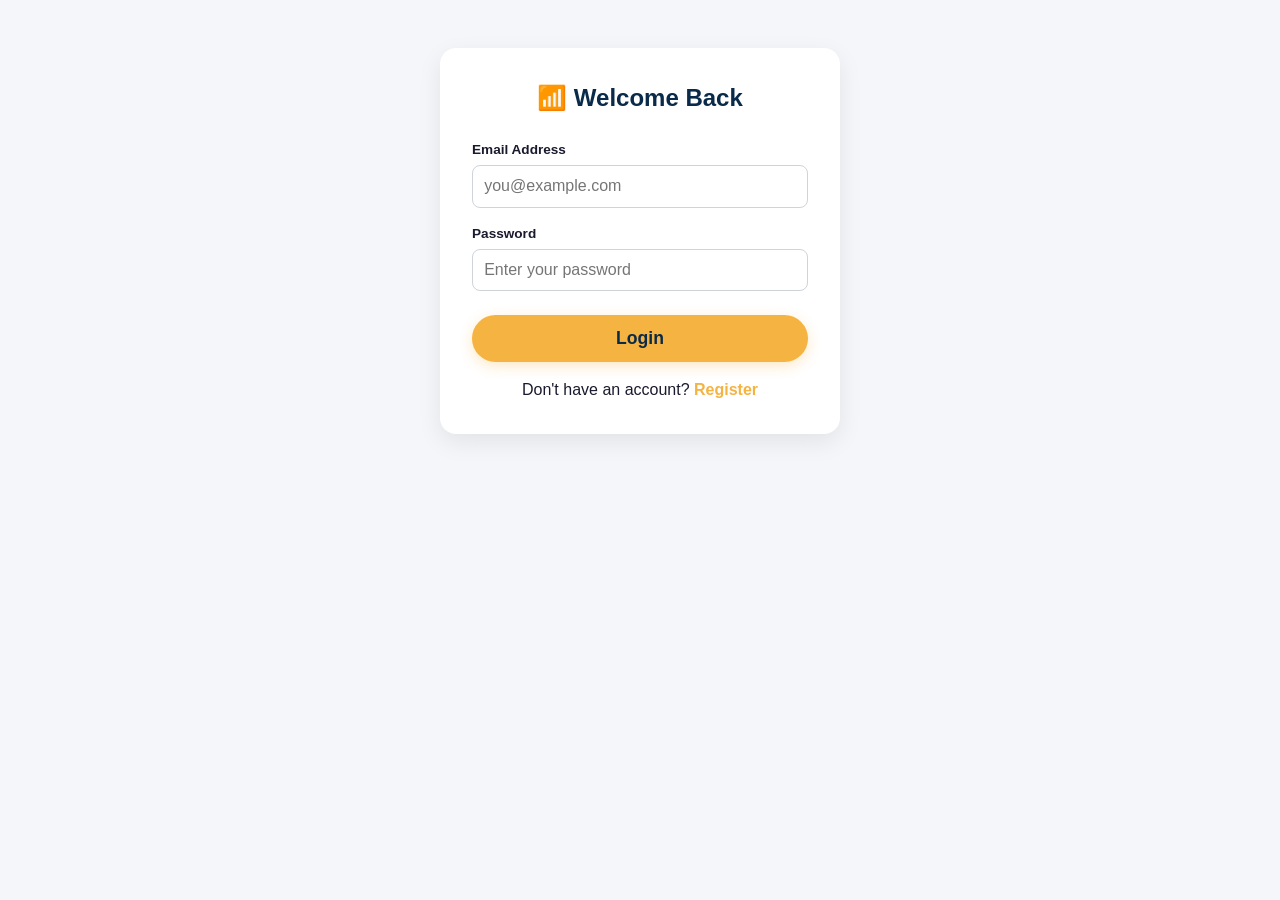
<file: frontend/login.html>
<!DOCTYPE html>
<html lang="en">
<head>
  <meta charset="UTF-8" />
  <meta name="viewport" content="width=device-width, initial-scale=1.0" />
  <title>Login - DataHub</title>
  <link rel="stylesheet" href="css/style.css" />
  <style>
    .auth-container { max-width: 400px; margin: 3rem auto; padding: 2rem; background: #fff; border-radius: 16px; box-shadow: var(--shadow); }
    .auth-container h2 { text-align: center; color: var(--primary); margin-bottom: 1.5rem; }
    .form-group { margin-bottom: 1rem; }
    .form-group label { display: block; font-weight: 600; margin-bottom: 0.3rem; }
    .form-group input { width: 100%; padding: 0.7rem; border: 1px solid #ced4da; border-radius: 8px; font-size: 1rem; }
    .btn-primary { width: 100%; background: var(--gold); color: var(--primary); border: none; padding: 0.8rem; border-radius: 30px; font-weight: bold; font-size: 1.1rem; cursor: pointer; margin-top: 0.5rem; }
    .btn-primary:hover { background: var(--gold-light); }
    .auth-footer { text-align: center; margin-top: 1rem; }
    .auth-footer a { color: var(--gold); font-weight: 600; }
    .error-msg { color: #dc3545; font-size: 0.9rem; margin-top: 0.3rem; display: none; }
  </style>
</head>
<body>
  <div class="auth-container">
    <h2>📶 Welcome Back</h2>
    <form id="loginForm">
      <div class="form-group">
        <label for="email">Email Address</label>
        <input type="email" id="email" placeholder="you@example.com" required />
      </div>
      <div class="form-group">
        <label for="password">Password</label>
        <input type="password" id="password" placeholder="Enter your password" required />
      </div>
      <div id="errorMsg" class="error-msg"></div>
      <button type="submit" class="btn-primary">Login</button>
    </form>
    <div class="auth-footer">
      Don't have an account? <a href="register.html">Register</a>
    </div>
  </div>

  <script>
    const API_BASE = 'https://pascallinks-frontend.onrender.com/api';

    document.getElementById('loginForm').addEventListener('submit', async function(e) {
      e.preventDefault();
      const email = document.getElementById('email').value.trim();
      const password = document.getElementById('password').value;
      const errorMsg = document.getElementById('errorMsg');

      errorMsg.style.display = 'none';

      if (!email || !password) {
        errorMsg.textContent = 'Please enter email and password.';
        errorMsg.style.display = 'block';
        return;
      }

      try {
        const response = await fetch(`${API_BASE}/auth/login`, {
          method: 'POST',
          headers: { 'Content-Type': 'application/json' },
          body: JSON.stringify({ email, password })
        });
        const data = await response.json();

        if (response.ok) {
          localStorage.setItem('token', data.token);
          window.location.href = 'dashboard.html';
        } else {
          errorMsg.textContent = data.error || 'Login failed. Please try again.';
          errorMsg.style.display = 'block';
        }
      } catch (err) {
        errorMsg.textContent = 'Network error. Please try again.';
        errorMsg.style.display = 'block';
      }
    });
  </script>
</body>
</html>
</file>
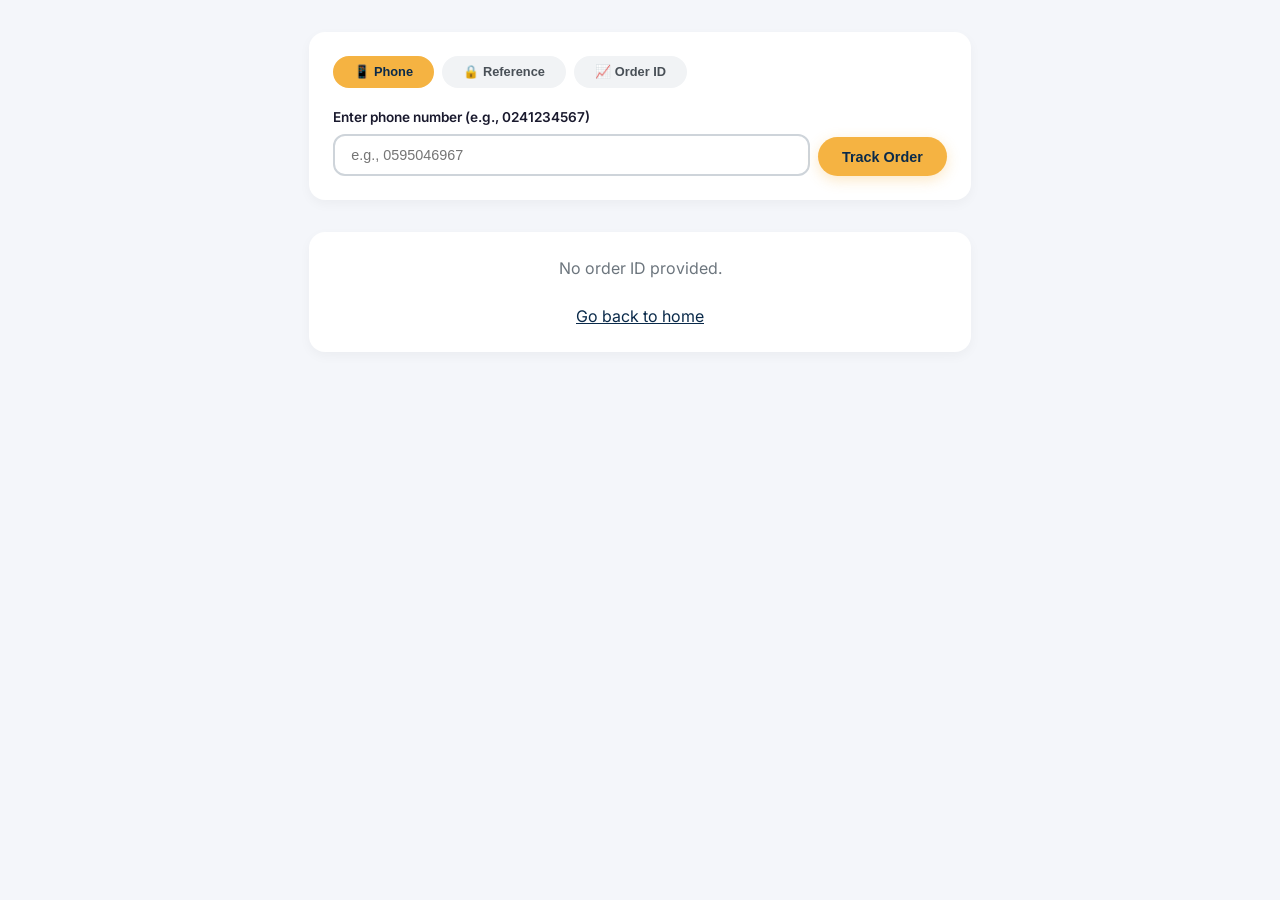
<file: frontend/order-status.html>
<!DOCTYPE html>
<html lang="en">
<head>
  <meta charset="UTF-8" />
  <meta name="viewport" content="width=device-width, initial-scale=1.0" />
  <title>Order Status – PascalLinks</title>
  <link rel="preconnect" href="https://fonts.googleapis.com">
  <link rel="preconnect" href="https://fonts.gstatic.com" crossorigin>
  <link href="https://fonts.googleapis.com/css2?family=Inter:opsz,wght@14..32,400;14..32,500;14..32,600;14..32,700;14..32,800&display=swap" rel="stylesheet">
  <link rel="stylesheet" href="css/style.css" />
  <style>
    body {
      background: #f4f6fa;
      font-family: 'Inter', sans-serif;
    }
    .status-page {
      max-width: 700px;
      margin: 2rem auto;
      padding: 0 1.2rem;
    }
    .track-card {
      background: #fff;
      border-radius: 16px;
      box-shadow: 0 4px 12px rgba(0,0,0,0.04);
      padding: 1.5rem;
      margin-bottom: 2rem;
    }
    .track-tabs {
      display: flex;
      gap: 0.5rem;
      flex-wrap: wrap;
      margin-bottom: 1.2rem;
    }
    .track-tab {
      background: #f1f3f5;
      border: 2px solid transparent;
      padding: 0.4rem 1.2rem;
      border-radius: 30px;
      font-weight: 600;
      font-size: 0.8rem;
      cursor: pointer;
      transition: all 0.2s;
      color: #495057;
    }
    .track-tab.active {
      background: var(--gold);
      border-color: var(--gold);
      color: var(--primary);
    }
    .track-input-group {
      display: flex;
      gap: 0.5rem;
    }
    .track-input-group input {
      flex: 1;
      padding: 0.7rem 1rem;
      border: 2px solid #ced4da;
      border-radius: 12px;
      font-size: 0.9rem;
      transition: border 0.2s;
    }
    .track-input-group input:focus {
      border-color: var(--gold);
      outline: none;
      box-shadow: 0 0 0 3px rgba(245,179,66,0.15);
    }
    .track-input-group .btn-primary {
      padding: 0.7rem 1.5rem;
      font-size: 0.9rem;
      white-space: nowrap;
      background: var(--gold);
      color: var(--primary);
      border: none;
      border-radius: 50px;
      font-weight: 700;
      cursor: pointer;
      transition: all 0.2s;
    }
    .track-input-group .btn-primary:hover {
      background: var(--gold-light);
    }
    .track-result {
      margin-top: 1.5rem;
      border-top: 1px solid #e9ecef;
      padding-top: 1.5rem;
    }
    .track-result.hidden { display: none; }
    .track-order-item {
      background: #f8f9fa;
      border-radius: 12px;
      padding: 1rem;
      margin-bottom: 0.8rem;
      display: flex;
      justify-content: space-between;
      align-items: center;
      flex-wrap: wrap;
      gap: 0.5rem;
    }
    .track-order-item .order-info {
      display: flex;
      flex-direction: column;
      gap: 0.2rem;
    }
    .track-order-item .order-plan {
      font-weight: 600;
      color: var(--primary);
    }
    .track-order-item .order-detail {
      font-size: 0.8rem;
      color: #6c757d;
    }
    .track-order-item .order-status {
      font-size: 0.75rem;
      font-weight: 600;
      padding: 0.2rem 0.8rem;
      border-radius: 30px;
      text-transform: capitalize;
    }
    .no-orders {
      text-align: center;
      color: #6c757d;
      padding: 1rem 0;
    }
    .error-msg {
      color: #dc3545;
      text-align: center;
      padding: 1rem 0;
    }
    .order-container {
      background: #fff;
      border-radius: 16px;
      box-shadow: 0 4px 12px rgba(0,0,0,0.04);
      padding: 1.5rem;
    }
    .order-container h2 {
      font-size: 1.2rem;
      color: var(--primary);
      margin-bottom: 1rem;
    }
    .order-detail {
      display: flex;
      justify-content: space-between;
      padding: 0.6rem 0;
      border-bottom: 1px solid #e9ecef;
    }
    .order-detail:last-child {
      border-bottom: none;
    }
    .order-detail .label {
      font-weight: 600;
      color: #495057;
    }
    .order-detail .value {
      color: var(--primary);
    }
    .status-badge-large {
      display: inline-block;
      padding: 0.4rem 1.2rem;
      border-radius: 30px;
      font-weight: bold;
      font-size: 1.1rem;
      margin: 0.5rem 0;
    }
    .refresh-btn {
      background: var(--gold);
      border: none;
      padding: 0.5rem 1.5rem;
      border-radius: 30px;
      font-weight: bold;
      cursor: pointer;
      color: var(--primary);
      margin-top: 1rem;
    }
    .refresh-btn:hover {
      background: var(--gold-light);
    }
    .back-link {
      display: block;
      text-align: center;
      margin-top: 1.5rem;
      color: var(--primary);
      text-decoration: underline;
    }
    .auto-refresh {
      font-size: 0.9rem;
      color: #6c757d;
      text-align: center;
      margin-top: 0.5rem;
    }
    .loading-spinner {
      text-align: center;
      padding: 1.5rem;
      color: var(--primary);
    }
    .status-pending_payment { background: #fff3cd; color: #856404; }
    .status-processing { background: #cce5ff; color: #004085; }
    .status-completed { background: #d4edda; color: #155724; }
    .status-failed { background: #f8d7da; color: #721c24; }
    .status-payment_failed { background: #f8d7da; color: #721c24; }
    .status-retrying { background: #e2e3e5; color: #383d41; }

    @media (max-width: 480px) {
      .track-input-group { flex-direction: column; }
      .track-input-group .btn-primary { width: 100%; justify-content: center; }
    }
  </style>
</head>
<body>

<div class="status-page">

  <!-- ===== TRACKING CARD ===== -->
  <div class="track-card">
    <div class="track-tabs">
      <button class="track-tab active" data-search="phone">📱 Phone</button>
      <button class="track-tab" data-search="reference">🔒 Reference</button>
      <button class="track-tab" data-search="orderId">📈 Order ID</button>
    </div>
    <div class="track-form">
      <div class="form-group" style="margin-bottom:0;">
        <label for="trackInput" id="trackLabel" style="font-weight:600;font-size:0.85rem;">Enter phone number (e.g., 0241234567)</label>
        <div class="track-input-group" style="margin-top:0.4rem;">
          <input type="text" id="trackInput" placeholder="e.g., 0595046967" />
          <button id="trackBtn" class="btn-primary">Track Order</button>
        </div>
      </div>
    </div>
    <div id="trackResult" class="track-result hidden"></div>
  </div>

  <!-- ===== SINGLE ORDER FROM URL ===== -->
  <div id="orderContainer" class="order-container">
    <div class="loading-spinner">Loading order details...</div>
  </div>

</div>

<script>
  const API_BASE = 'https://pascallinks-frontend.onrender.com/api';

  // ---------- TRACKING ----------
  const trackTabs = document.querySelectorAll('.track-tab');
  const trackInput = document.getElementById('trackInput');
  const trackLabel = document.getElementById('trackLabel');
  const trackBtn = document.getElementById('trackBtn');
  const trackResult = document.getElementById('trackResult');
  let searchType = 'phone';

  trackTabs.forEach(tab => {
    tab.addEventListener('click', function() {
      trackTabs.forEach(t => t.classList.remove('active'));
      this.classList.add('active');
      searchType = this.dataset.search;
      const labels = {
        phone: 'Enter phone number (e.g., 0241234567)',
        reference: 'Enter order reference (e.g., PAY-123456)',
        orderId: 'Enter order ID (e.g., 67a1b2c3d4e5f6g7h8i9j0k1)'
      };
      trackLabel.textContent = labels[searchType];
      const placeholders = {
        phone: 'e.g., 0241234567',
        reference: 'e.g., PAY-123456',
        orderId: 'e.g., 67a1b2c3d4e5f6g7h8i9j0k1'
      };
      trackInput.placeholder = placeholders[searchType];
      trackInput.value = '';
      trackResult.classList.add('hidden');
    });
  });

  trackBtn.addEventListener('click', trackOrder);
  trackInput.addEventListener('keyup', (e) => {
    if (e.key === 'Enter') trackOrder();
  });

  async function trackOrder() {
    const query = trackInput.value.trim();
    if (!query) {
      alert('Please enter a value to search.');
      return;
    }
    trackBtn.disabled = true;
    trackBtn.textContent = 'Searching...';

    try {
      let url = '';
      if (searchType === 'phone') {
        url = `/api/orders/by-phone?phone=${encodeURIComponent(query)}`;
      } else if (searchType === 'reference') {
        url = `/api/orders/by-reference?reference=${encodeURIComponent(query)}`;
      } else if (searchType === 'orderId') {
        url = `/api/orders/${query}`;
      }

      const token = localStorage.getItem('token') || null;
      const headers = {};
      if (token) headers['Authorization'] = `Bearer ${token}`;

      const response = await fetch(url, { headers });

      // Check if response is JSON
      const contentType = response.headers.get('content-type');
      if (!contentType || !contentType.includes('application/json')) {
        // Not JSON – likely an HTML error page
        const text = await response.text();
        throw new Error(`Server returned ${response.status}: ${text.substring(0, 100)}...`);
      }

      const data = await response.json();
      if (!response.ok) {
        throw new Error(data.error || 'Order not found');
      }

      const orders = Array.isArray(data) ? data : [data];
      displayTrackResults(orders);

    } catch (error) {
      trackResult.classList.remove('hidden');
      trackResult.innerHTML = `
        <div class="error-msg">
          <p>❌ ${error.message}</p>
          <small>Please try again with a different search term.</small>
        </div>
      `;
    } finally {
      trackBtn.disabled = false;
      trackBtn.textContent = 'Track Order';
    }
  }

  function displayTrackResults(orders) {
    trackResult.classList.remove('hidden');
    if (orders.length === 0) {
      trackResult.innerHTML = `
        <div class="no-orders">
          <p>🔍 No orders found</p>
          <small>Try searching with a different term.</small>
        </div>
      `;
      return;
    }

    let html = '';
    orders.forEach(order => {
      const date = new Date(order.createdAt).toLocaleDateString('en-GH', {
        day: '2-digit', month: 'short', year: 'numeric'
      });
      const statusClass = order.status.replace('_', '-');
      const statusDisplay = order.status.replace('_', ' ').toUpperCase();

      html += `
        <div class="track-order-item">
          <div class="order-info">
            <span class="order-plan">${order.package_size} · ${order.network.toUpperCase()}</span>
            <span class="order-detail">📞 ${order.beneficiary} · ${date}</span>
            <span class="order-detail" style="font-size:0.7rem;color:#adb5bd;">ID: ${order._id}</span>
          </div>
          <span class="order-status status-${order.status}">${statusDisplay}</span>
        </div>
      `;
    });
    trackResult.innerHTML = html;
  }

  // ---------- SINGLE ORDER FROM URL ----------
  const orderContainer = document.getElementById('orderContainer');

  (async function loadOrderFromURL() {
    const urlParams = new URLSearchParams(window.location.search);
    const orderId = urlParams.get('orderId');

    if (!orderId) {
      orderContainer.innerHTML = `
        <p style="text-align:center;color:#6c757d;">No order ID provided.</p>
        <a href="index.html" class="back-link">Go back to home</a>
      `;
      return;
    }

    let refreshInterval = null;

    async function fetchOrderStatus() {
      try {
        const token = localStorage.getItem('token') || null;
        const headers = {};
        if (token) headers['Authorization'] = `Bearer ${token}`;

        const response = await fetch(`${API_BASE}/orders/${orderId}`, { headers });

        if (!response.ok) {
          if (response.status === 404) {
            orderContainer.innerHTML = `
              <p class="error-msg" style="color:#dc3545;text-align:center;">Order not found.</p>
              <a href="index.html" class="back-link">Go back to home</a>
            `;
            clearInterval(refreshInterval);
            refreshInterval = null;
            return;
          }
          throw new Error(`Failed to fetch order: ${response.status}`);
        }

        const order = await response.json();
        renderOrder(order);

        if (order.status === 'completed' || order.status === 'failed' || order.status === 'payment_failed') {
          clearInterval(refreshInterval);
          refreshInterval = null;
        }
      } catch (error) {
        console.error('Error fetching order status:', error);
        orderContainer.innerHTML = `
          <p style="color:#dc3545;text-align:center;">Could not load order status. Please try again.</p>
          <button class="refresh-btn" onclick="location.reload()">Refresh</button>
          <a href="index.html" class="back-link">Go back to home</a>
        `;
        clearInterval(refreshInterval);
        refreshInterval = null;
      }
    }

    function renderOrder(order) {
      const date = new Date(order.createdAt).toLocaleString('en-GH');
      const statusClass = `status-${order.status}`;
      const statusDisplay = order.status.replace(/_/g, ' ').toUpperCase();

      let html = `
        <h2>📊 Order Details</h2>
        <div class="order-detail"><span class="label">Order ID</span><span class="value">${order._id}</span></div>
        <div class="order-detail"><span class="label">Date</span><span class="value">${date}</span></div>
        <div class="order-detail"><span class="label">Network</span><span class="value">${order.network.toUpperCase()}</span></div>
        <div class="order-detail"><span class="label">Plan</span><span class="value">${order.package_size}</span></div>
        <div class="order-detail"><span class="label">Beneficiary</span><span class="value">${order.beneficiary}</span></div>
        <div class="order-detail"><span class="label">Amount Paid</span><span class="value">GHS ${order.sellingPrice.toFixed(2)}</span></div>
        <div style="text-align:center; margin: 1rem 0;">
          <span class="status-badge-large ${statusClass}">${statusDisplay}</span>
        </div>
        ${order.errorMessage ? `<p style="color:#dc3545; text-align:center;">Error: ${order.errorMessage}</p>` : ''}
        <div style="text-align:center; margin-top: 0.5rem;">
          <button class="refresh-btn" onclick="location.reload()">↻ Refresh Now</button>
        </div>
        <div class="auto-refresh">
          ${refreshInterval ? 'Auto-refreshing every 10 seconds...' : 'No further updates expected.'}
        </div>
        <a href="dashboard.html" class="back-link">Go to Dashboard</a>
        <a href="index.html" class="back-link">Go Home</a>
      `;

      orderContainer.innerHTML = html;
    }

    await fetchOrderStatus();
    refreshInterval = setInterval(() => {
      if (refreshInterval) fetchOrderStatus();
    }, 10000);
  })();
</script>
</body>
</html>
</file>
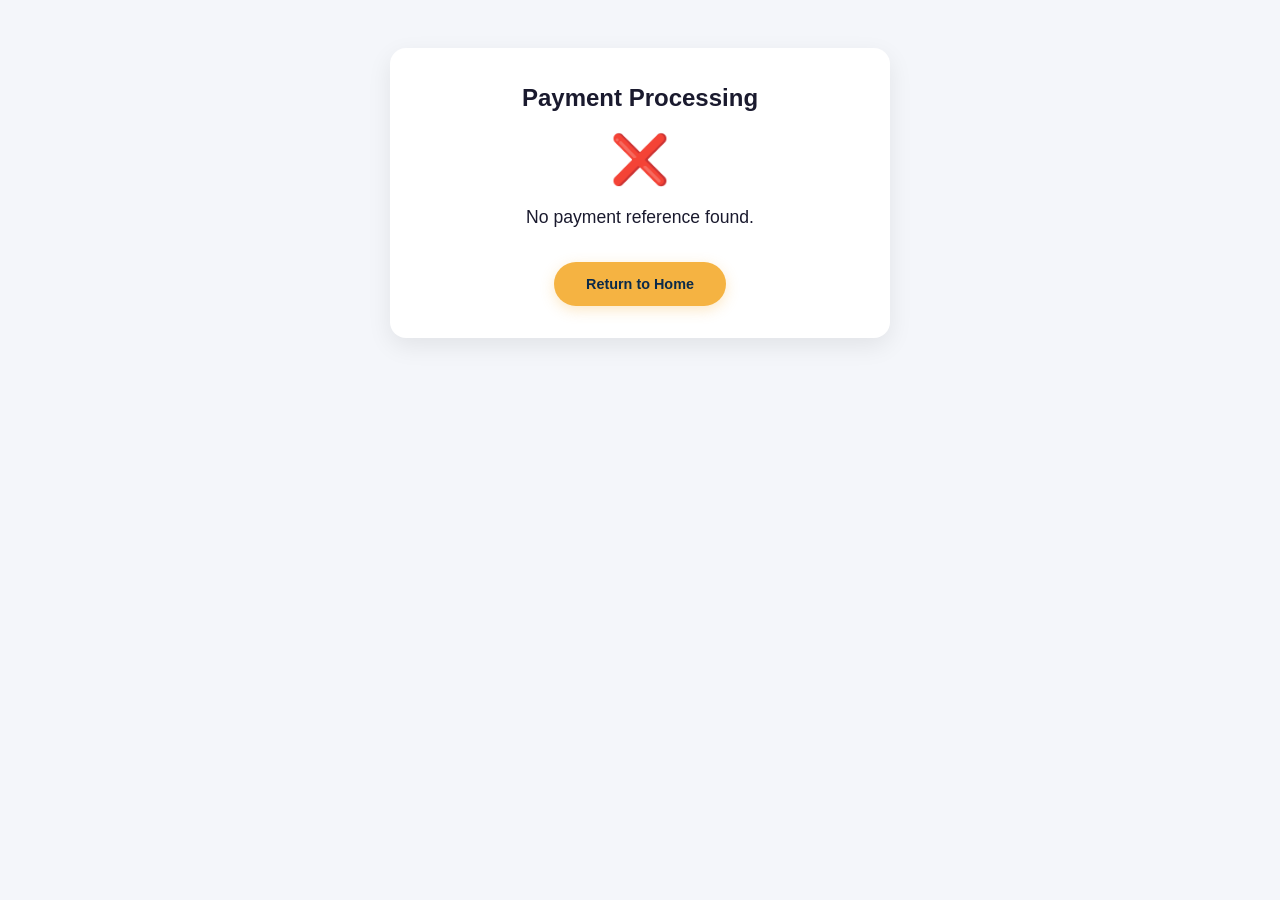
<file: frontend/payment-callback.html>
<!DOCTYPE html>
<html lang="en">
<head>
  <meta charset="UTF-8" />
  <meta name="viewport" content="width=device-width, initial-scale=1.0" />
  <title>Payment Processing - DataHub</title>
  <link rel="stylesheet" href="css/style.css" />
  <style>
    .callback-container { max-width: 500px; margin: 3rem auto; padding: 2rem; background: #fff; border-radius: 16px; box-shadow: var(--shadow); text-align: center; }
    .spinner { width: 50px; height: 50px; border: 6px solid #e9ecef; border-top: 6px solid var(--gold); border-radius: 50%; margin: 1.5rem auto; animation: spin 0.9s linear infinite; }
    @keyframes spin { to { transform: rotate(360deg); } }
    .status-icon { font-size: 3rem; margin: 0.5rem 0; }
    .success { color: #28a745; }
    .error { color: #dc3545; }
    .message { font-size: 1.1rem; margin: 0.5rem 0 1rem; }
    .btn-primary { display: inline-block; background: var(--gold); color: var(--primary); padding: 0.7rem 2rem; border-radius: 30px; text-decoration: none; font-weight: bold; margin-top: 1rem; }
    .btn-primary:hover { background: var(--gold-light); }
  </style>
</head>
<body>
  <div class="callback-container" id="callbackContainer">
    <h2>Payment Processing</h2>
    <div class="spinner" id="loadingSpinner"></div>
    <div id="statusMessage">
      <p>Please wait while we confirm your payment...</p>
    </div>
  </div>

  <script>
    const API_BASE = 'https://pascallinks-frontend.onrender.com/api';

    (async function() {
      const container = document.getElementById('callbackContainer');
      const spinner = document.getElementById('loadingSpinner');
      const messageEl = document.getElementById('statusMessage');

      const urlParams = new URLSearchParams(window.location.search);
      const reference = urlParams.get('reference');
      const trxref = urlParams.get('trxref');
      const ref = reference || trxref;

      if (!ref) {
        spinner.style.display = 'none';
        messageEl.innerHTML = `
          <div class="status-icon error">❌</div>
          <p class="message">No payment reference found.</p>
          <a href="index.html" class="btn-primary">Return to Home</a>
        `;
        return;
      }

      try {
        const response = await fetch(`${API_BASE}/orders/confirm`, {
          method: 'POST',
          headers: { 'Content-Type': 'application/json' },
          body: JSON.stringify({ reference: ref }),
        });

        const data = await response.json();

        if (response.ok && data.success) {
          spinner.style.display = 'none';
          messageEl.innerHTML = `
            <div class="status-icon success">✅</div>
            <p class="message">Payment successful! Your order is being processed.</p>
            <p>Redirecting to your order status...</p>
          `;
          setTimeout(() => {
            window.location.href = `order-status.html?orderId=${data.orderId}`;
          }, 2000);
        } else {
          spinner.style.display = 'none';
          messageEl.innerHTML = `
            <div class="status-icon error">❌</div>
            <p class="message">Payment verification failed: ${data.error || 'Unknown error'}</p>
            <a href="index.html" class="btn-primary">Try Again</a>
          `;
        }
      } catch (error) {
        console.error('Callback error:', error);
        spinner.style.display = 'none';
        messageEl.innerHTML = `
          <div class="status-icon error">❌</div>
          <p class="message">We could not verify your payment at this time.</p>
          <p>Please check your email for confirmation or contact support.</p>
          <a href="index.html" class="btn-primary">Return to Home</a>
        `;
      }
    })();
  </script>
</body>
</html>
</file>
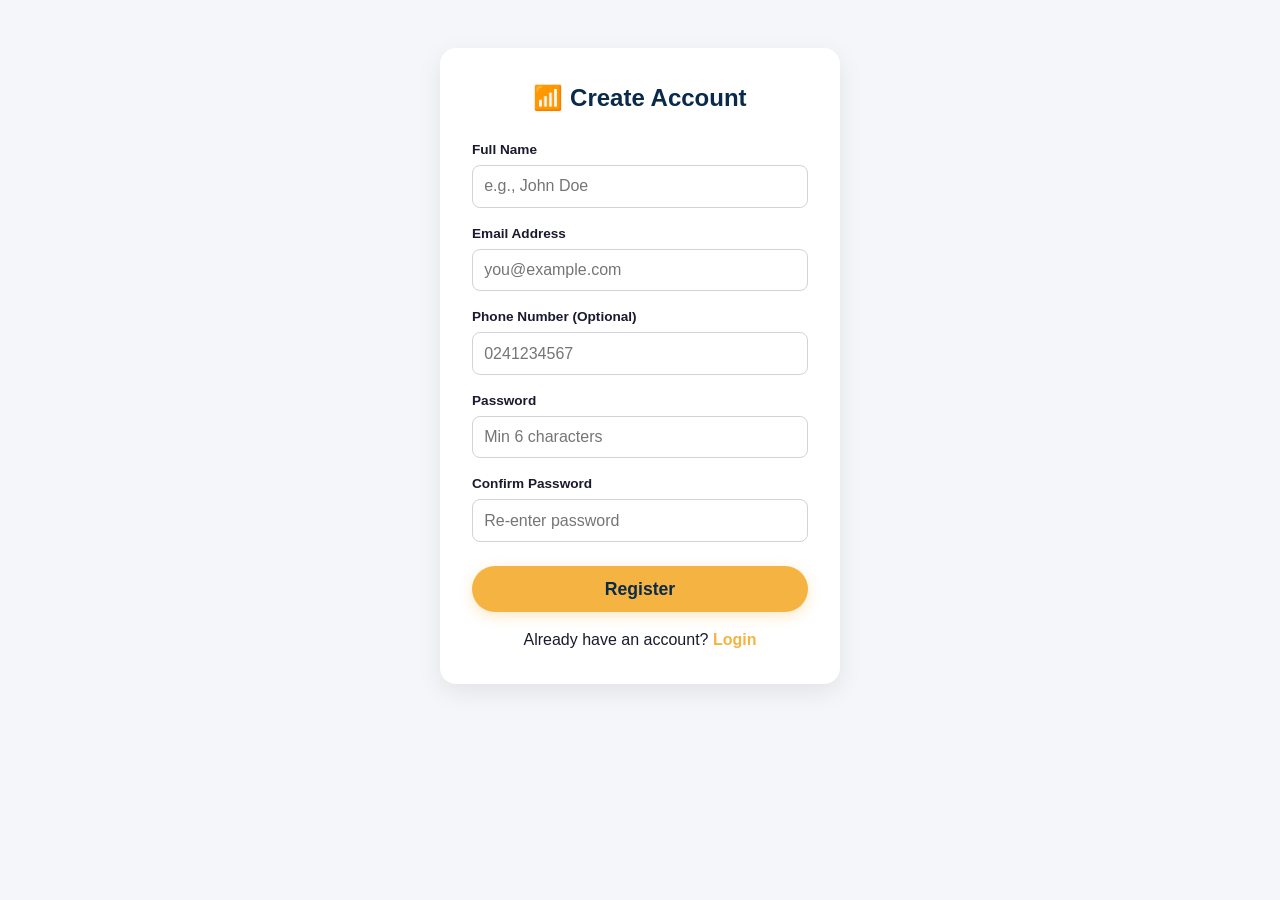
<file: frontend/register.html>
<!DOCTYPE html>
<html lang="en">
<head>
  <meta charset="UTF-8" />
  <meta name="viewport" content="width=device-width, initial-scale=1.0" />
  <title>Register - PascalLinks</title>
  <link rel="stylesheet" href="css/style.css" />
  <style>
    .auth-container { max-width: 400px; margin: 3rem auto; padding: 2rem; background: #fff; border-radius: 16px; box-shadow: var(--shadow); }
    .auth-container h2 { text-align: center; color: var(--primary); margin-bottom: 1.5rem; }
    .form-group { margin-bottom: 1rem; }
    .form-group label { display: block; font-weight: 600; margin-bottom: 0.3rem; }
    .form-group input { width: 100%; padding: 0.7rem; border: 1px solid #ced4da; border-radius: 8px; font-size: 1rem; }
    .btn-primary { width: 100%; background: var(--gold); color: var(--primary); border: none; padding: 0.8rem; border-radius: 30px; font-weight: bold; font-size: 1.1rem; cursor: pointer; margin-top: 0.5rem; }
    .btn-primary:hover { background: var(--gold-light); }
    .auth-footer { text-align: center; margin-top: 1rem; }
    .auth-footer a { color: var(--gold); font-weight: 600; }
    .error-msg { color: #dc3545; font-size: 0.9rem; margin-top: 0.3rem; display: none; }
    .success-msg { color: #28a745; font-size: 0.9rem; margin-top: 0.3rem; display: none; }
  </style>
</head>
<body>
  <div class="auth-container">
    <h2>📶 Create Account</h2>
    <form id="registerForm">
      <div class="form-group">
        <label for="fullName">Full Name</label>
        <input type="text" id="fullName" placeholder="e.g., John Doe" required />
      </div>
      <div class="form-group">
        <label for="email">Email Address</label>
        <input type="email" id="email" placeholder="you@example.com" required />
      </div>
      <div class="form-group">
        <label for="phone">Phone Number (Optional)</label>
        <input type="tel" id="phone" placeholder="0241234567" />
      </div>
      <div class="form-group">
        <label for="password">Password</label>
        <input type="password" id="password" placeholder="Min 6 characters" required minlength="6" />
      </div>
      <div class="form-group">
        <label for="confirmPassword">Confirm Password</label>
        <input type="password" id="confirmPassword" placeholder="Re-enter password" required />
      </div>
      <div id="errorMsg" class="error-msg"></div>
      <div id="successMsg" class="success-msg"></div>
      <button type="submit" class="btn-primary">Register</button>
    </form>
    <div class="auth-footer">
      Already have an account? <a href="login.html">Login</a>
    </div>
  </div>

  <script>
    const API_BASE = 'https://pascallinks-frontend.onrender.com/api';

    document.getElementById('registerForm').addEventListener('submit', async function(e) {
      e.preventDefault();
      const fullName = document.getElementById('fullName').value.trim();
      const email = document.getElementById('email').value.trim();
      const phone = document.getElementById('phone').value.trim();
      const password = document.getElementById('password').value;
      const confirmPassword = document.getElementById('confirmPassword').value;
      const errorMsg = document.getElementById('errorMsg');
      const successMsg = document.getElementById('successMsg');

      errorMsg.style.display = 'none';
      successMsg.style.display = 'none';

      if (!fullName || !email || !password) {
        errorMsg.textContent = 'Please fill in all required fields.';
        errorMsg.style.display = 'block';
        return;
      }
      if (password.length < 6) {
        errorMsg.textContent = 'Password must be at least 6 characters.';
        errorMsg.style.display = 'block';
        return;
      }
      if (password !== confirmPassword) {
        errorMsg.textContent = 'Passwords do not match.';
        errorMsg.style.display = 'block';
        return;
      }

      try {
        const response = await fetch(`${API_BASE}/auth/register`, {
          method: 'POST',
          headers: { 'Content-Type': 'application/json' },
          body: JSON.stringify({ fullName, email, phone, password })
        });
        const data = await response.json();

        if (response.ok) {
          successMsg.textContent = 'Registration successful! Redirecting to login...';
          successMsg.style.display = 'block';
          setTimeout(() => {
            window.location.href = 'login.html';
          }, 1500);
        } else {
          // Show the actual error from the backend
          errorMsg.textContent = data.error || data.details || 'Registration failed. Please try again.';
          errorMsg.style.display = 'block';
          console.error('Registration error:', data);
        }
      } catch (err) {
        errorMsg.textContent = 'Network error. Please try again.';
        errorMsg.style.display = 'block';
        console.error('Network error:', err);
      }
    });
  </script>
</body>
</html>
</file>
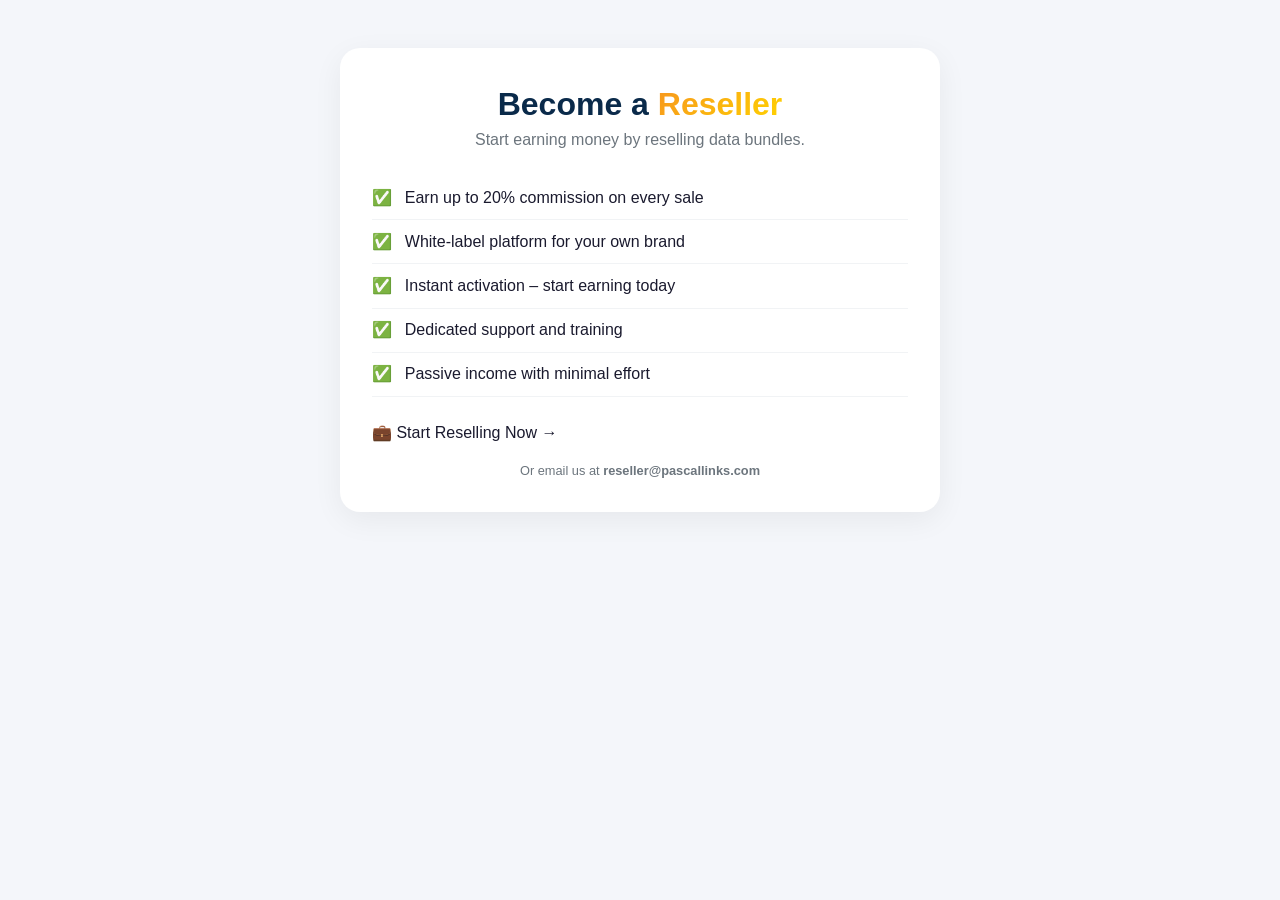
<file: frontend/reseller.html>
<!DOCTYPE html>
<html lang="en">
<head>
  <meta charset="UTF-8">
  <meta name="viewport" content="width=device-width, initial-scale=1.0">
  <title>Become a Reseller – PascalLinks</title>
  <link rel="stylesheet" href="css/style.css">
  <style>
    .reseller-page {
      max-width: 600px;
      margin: 3rem auto;
      padding: 2rem;
      background: #fff;
      border-radius: 20px;
      box-shadow: 0 8px 30px rgba(0,0,0,0.06);
    }
    .reseller-page h1 {
      text-align: center;
      color: var(--primary);
    }
    .reseller-page h1 span {
      background: linear-gradient(135deg, #f7971e 0%, #ffd200 100%);
      -webkit-background-clip: text;
      -webkit-text-fill-color: transparent;
    }
    .reseller-page p {
      text-align: center;
      color: #6c757d;
    }
    .reseller-page .benefits {
      list-style: none;
      padding: 0;
      margin: 1.5rem 0;
    }
    .reseller-page .benefits li {
      padding: 0.6rem 0;
      border-bottom: 1px solid #f1f3f5;
      display: flex;
      align-items: center;
      gap: 0.8rem;
    }
    .reseller-page .benefits li::before {
      content: "✅";
    }
    .btn-primary {
      display: block;
      text-align: center;
      background: linear-gradient(135deg, #f7971e 0%, #ffd200 100%);
      color: var(--primary);
      padding: 0.8rem;
      border-radius: 50px;
      font-weight: 700;
      text-decoration: none;
      margin-top: 1.5rem;
    }
  </style>
</head>
<body>
  <div class="reseller-page">
    <h1>Become a <span>Reseller</span></h1>
    <p>Start earning money by reselling data bundles.</p>
    <ul class="benefits">
      <li>Earn up to 20% commission on every sale</li>
      <li>White‑label platform for your own brand</li>
      <li>Instant activation – start earning today</li>
      <li>Dedicated support and training</li>
      <li>Passive income with minimal effort</li>
    </ul>
    <a href="https://www.cheapdata.shop/shop/pascallinks-com-1770984413164/join" 
   target="_blank" 
   rel="noopener noreferrer" 
   class="reseller-cta">
  💼 Start Reselling Now →
</a>
    <p style="margin-top:1rem;font-size:0.8rem;">Or email us at <strong>reseller@pascallinks.com</strong></p>
  </div>
</body>
</html>
</file>
<file: frontend/css/style.css>
/* ===== RESET & BASE ===== */
* {
  margin: 0;
  padding: 0;
  box-sizing: border-box;
}
:root {
  --primary: #0a2a4a;
  --primary-light: #1a3a5a;
  --gold: #f5b342;
  --gold-light: #ffd966;
  --text-light: #ffffff;
  --text-dark: #1a1a2e;
  --bg-light: #f4f6fa;
  --shadow: 0 8px 24px rgba(0,0,0,0.08);
  --radius: 16px;
  --transition: all 0.3s ease;
}
html { scroll-behavior: smooth; }
body {
  font-family: 'Inter', -apple-system, BlinkMacSystemFont, sans-serif;
  background: var(--bg-light);
  color: var(--text-dark);
  line-height: 1.5;
}
.container {
  max-width: 1100px;
  margin: 0 auto;
  padding: 0 1.2rem;
}
a { text-decoration: none; color: inherit; }

/* ===== HEADER ===== */
.site-header {
  background: var(--primary);
  padding: 0.6rem 0;
  position: sticky;
  top: 0;
  z-index: 100;
  box-shadow: 0 2px 12px rgba(0,0,0,0.15);
}
.header-inner {
  display: flex;
  justify-content: space-between;
  align-items: center;
}
.logo {
  font-size: 1.3rem;
  font-weight: 800;
  color: #fff;
  letter-spacing: -0.5px;
}
.logo span { color: var(--gold); }
.nav-links {
  display: flex;
  gap: 0.8rem;
  align-items: center;
}
.nav-link {
  color: #fff;
  font-weight: 500;
  font-size: 0.85rem;
  transition: var(--transition);
}
.nav-link:hover { color: var(--gold-light); }
.btn-outline {
  border: 1.5px solid var(--gold);
  padding: 0.3rem 1rem;
  border-radius: 30px;
  font-weight: 600;
  font-size: 0.8rem;
}
.btn-outline:hover {
  background: var(--gold);
  color: var(--primary);
}

/* ===== HERO ===== */
.hero {
  background: linear-gradient(135deg, var(--primary) 0%, #0d3b5e 100%);
  color: #fff;
  padding: 2rem 0 1.8rem;
  position: relative;
  overflow: hidden;
}
.hero::after {
  content: '';
  position: absolute;
  top: -40%;
  right: -20%;
  width: 60%;
  height: 80%;
  background: radial-gradient(circle, rgba(245,179,66,0.08) 0%, transparent 70%);
  border-radius: 50%;
  pointer-events: none;
}
.hero-inner {
  display: grid;
  grid-template-columns: 1fr 1fr;
  gap: 1.5rem;
  align-items: center;
  position: relative;
  z-index: 2;
}
.hero-left {
  display: flex;
  flex-direction: column;
  gap: 0.4rem;
}
.hero-badge {
  display: inline-block;
  background: rgba(255,255,255,0.1);
  backdrop-filter: blur(4px);
  padding: 0.2rem 0.8rem;
  border-radius: 30px;
  font-size: 0.7rem;
  font-weight: 600;
  letter-spacing: 0.3px;
  width: fit-content;
  border: 1px solid rgba(255,255,255,0.08);
}
.hero-left h1 {
  font-size: 2rem;
  font-weight: 800;
  line-height: 1.1;
}
.hero-left h1 span { color: var(--gold); }
.tagline {
  font-size: 0.85rem;
  opacity: 0.8;
  max-width: 320px;
}
.hero-trust {
  display: flex;
  gap: 1rem;
  font-size: 0.75rem;
  opacity: 0.8;
}
.hero-trust span {
  display: flex;
  align-items: center;
  gap: 0.3rem;
}
.btn-primary {
  display: inline-block;
  background: var(--gold);
  color: var(--primary);
  padding: 0.6rem 1.6rem;
  border-radius: 50px;
  font-weight: 700;
  font-size: 0.9rem;
  border: none;
  cursor: pointer;
  transition: var(--transition);
  box-shadow: 0 4px 14px rgba(245,179,66,0.3);
  width: fit-content;
  margin-top: 0.2rem;
}
.btn-primary:hover {
  transform: translateY(-2px);
  background: var(--gold-light);
}
.hero-right {
  display: flex;
  justify-content: center;
  align-items: center;
}
.phone-mockup {
  background: rgba(255,255,255,0.07);
  backdrop-filter: blur(12px);
  border: 1px solid rgba(255,255,255,0.1);
  border-radius: 28px;
  padding: 0.8rem 0.8rem 1rem;
  width: 180px;
  box-shadow: 0 20px 40px rgba(0,0,0,0.2);
}
.phone-screen {
  background: rgba(255,255,255,0.05);
  border-radius: 18px;
  padding: 0.6rem 0.8rem;
}
.phone-header {
  font-size: 0.6rem;
  font-weight: 600;
  text-align: center;
  opacity: 0.7;
  padding-bottom: 0.4rem;
  border-bottom: 1px solid rgba(255,255,255,0.05);
}
.phone-plans {
  padding: 0.4rem 0;
}
.phone-plan {
  font-size: 0.65rem;
  padding: 0.2rem 0.3rem;
  border-radius: 4px;
  opacity: 0.6;
  transition: var(--transition);
}
.phone-plan.active {
  background: rgba(245,179,66,0.2);
  opacity: 1;
  color: var(--gold);
  font-weight: 600;
}
.phone-footer {
  text-align: center;
  font-size: 0.55rem;
  opacity: 0.5;
  padding-top: 0.3rem;
  border-top: 1px solid rgba(255,255,255,0.05);
}

/* ===== NETWORK TABS ===== */
.network-section {
  background: #fff;
  padding: 0.8rem 0;
  border-bottom: 1px solid #e9ecef;
}
.network-tabs {
  display: flex;
  justify-content: center;
  gap: 0.6rem;
  flex-wrap: wrap;
}
.network-tab {
  background: #f1f3f5;
  border: 2px solid transparent;
  padding: 0.5rem 1.2rem;
  border-radius: 30px;
  font-weight: 600;
  font-size: 0.85rem;
  cursor: pointer;
  transition: all 0.2s;
  color: #495057;
}
.network-tab:hover {
  background: #e9ecef;
}
.network-tab.active {
  background: var(--gold);
  border-color: var(--gold);
  color: var(--primary);
}

/* ===== PURCHASE ===== */
.purchase-section {
  padding: 1.5rem 0 2rem;
}
.section-header {
  text-align: center;
  margin-bottom: 1.2rem;
}
.section-header h2 {
  font-size: 1.6rem;
  font-weight: 800;
  color: var(--primary);
}
.section-header h2 span { color: var(--gold); }
.section-header p {
  color: #6c757d;
  font-size: 0.9rem;
}
.order-card {
  background: #fff;
  border-radius: var(--radius);
  box-shadow: var(--shadow);
  padding: 1.2rem 1.5rem;
  max-width: 480px;
  margin: 0 auto;
}
.form-group {
  margin-bottom: 1rem;
}
.form-group label {
  display: block;
  font-weight: 600;
  font-size: 0.85rem;
  margin-bottom: 0.2rem;
}
.plan-dropdown {
  width: 100%;
  padding: 0.7rem 1rem;
  font-size: 0.9rem;
  font-weight: 500;
  border: 2px solid #ced4da;
  border-radius: 12px;
  background: #fff url("data:image/svg+xml,%3Csvg xmlns='http://www.w3.org/2000/svg' width='14' height='14' viewBox='0 0 24 24' fill='none' stroke='%236c757d' stroke-width='2' stroke-linecap='round' stroke-linejoin='round'%3E%3Cpolyline points='6 9 12 15 18 9'%3E%3C/polyline%3E%3C/svg%3E") no-repeat right 1rem center;
  background-size: 1rem;
  appearance: none;
  cursor: pointer;
  transition: border-color 0.2s;
}
.plan-dropdown:focus {
  border-color: var(--gold);
  outline: none;
  box-shadow: 0 0 0 3px rgba(245,179,66,0.15);
}
.form-group input {
  width: 100%;
  padding: 0.7rem 1rem;
  border: 2px solid #ced4da;
  border-radius: 12px;
  font-size: 0.9rem;
  transition: var(--transition);
}
.form-group input:focus {
  border-color: var(--gold);
  outline: none;
  box-shadow: 0 0 0 3px rgba(245,179,66,0.15);
}
.order-summary {
  margin-top: 1rem;
  border-top: 1px solid #e9ecef;
  padding-top: 0.8rem;
}
.order-summary.hidden { display: none; }
.summary-row {
  display: flex;
  justify-content: space-between;
  padding: 0.2rem 0;
  font-size: 0.9rem;
}
.summary-row.total {
  font-weight: 700;
  font-size: 1.1rem;
  border-top: 2px solid var(--gold);
  margin-top: 0.3rem;
  padding-top: 0.5rem;
}
.btn-large {
  width: 100%;
  padding: 0.7rem;
  font-size: 1rem;
  margin-top: 0.5rem;
}
.order-placeholder {
  text-align: center;
  color: #6c757d;
  font-size: 0.85rem;
  padding: 0.5rem 0;
}

/* ===== TRACK ORDER ===== */
.track-section {
  padding: 2rem 0;
  background: var(--bg-light);
}
.track-card {
  background: #fff;
  border-radius: var(--radius);
  box-shadow: var(--shadow);
  padding: 1.5rem;
  max-width: 700px;
  margin: 0 auto;
}
.track-tabs {
  display: flex;
  gap: 0.5rem;
  margin-bottom: 1.2rem;
  flex-wrap: wrap;
}
.track-tab {
  background: #f1f3f5;
  border: 2px solid transparent;
  padding: 0.4rem 1.2rem;
  border-radius: 30px;
  font-weight: 600;
  font-size: 0.8rem;
  cursor: pointer;
  transition: all 0.2s;
  color: #495057;
}
.track-tab:hover {
  background: #e9ecef;
}
.track-tab.active {
  background: var(--gold);
  border-color: var(--gold);
  color: var(--primary);
}
.track-input-group {
  display: flex;
  gap: 0.5rem;
}
.track-input-group input {
  flex: 1;
  padding: 0.7rem 1rem;
  border: 2px solid #ced4da;
  border-radius: 12px;
  font-size: 0.9rem;
  transition: border 0.2s;
}
.track-input-group input:focus {
  border-color: var(--gold);
  outline: none;
  box-shadow: 0 0 0 3px rgba(245,179,66,0.15);
}
.track-input-group .btn-primary {
  padding: 0.7rem 1.5rem;
  font-size: 0.9rem;
  white-space: nowrap;
}
.track-result {
  margin-top: 1.5rem;
  border-top: 1px solid #e9ecef;
  padding-top: 1.5rem;
}
.track-result.hidden { display: none; }
.track-result .no-orders {
  text-align: center;
  color: #6c757d;
  padding: 1rem 0;
}
.track-order-item {
  background: #f8f9fa;
  border-radius: 12px;
  padding: 1rem;
  margin-bottom: 0.8rem;
  display: flex;
  justify-content: space-between;
  align-items: center;
  flex-wrap: wrap;
  gap: 0.5rem;
  transition: all 0.2s;
}
.track-order-item:hover {
  background: #f1f3f5;
}
.track-order-item .order-info {
  display: flex;
  flex-direction: column;
  gap: 0.2rem;
}
.track-order-item .order-info .order-plan {
  font-weight: 600;
  color: var(--primary);
}
.track-order-item .order-info .order-detail {
  font-size: 0.8rem;
  color: #6c757d;
}
.track-order-item .order-status {
  font-size: 0.75rem;
  font-weight: 600;
  padding: 0.2rem 0.8rem;
  border-radius: 30px;
  text-transform: capitalize;
}
.track-guide {
  margin-top: 1.5rem;
  border-top: 1px solid #e9ecef;
  padding-top: 1.2rem;
}
.track-guide h4 {
  font-size: 0.9rem;
  color: var(--primary);
  margin-bottom: 0.8rem;
}
.guide-grid {
  display: grid;
  grid-template-columns: 1fr 1fr;
  gap: 0.6rem;
}
.guide-item {
  display: flex;
  align-items: center;
  gap: 0.6rem;
  font-size: 0.8rem;
}
.guide-item strong {
  display: block;
  font-size: 0.8rem;
  color: var(--primary);
}
.guide-item small {
  font-size: 0.65rem;
  color: #6c757d;
}
.guide-dot {
  width: 12px;
  height: 12px;
  border-radius: 50%;
  flex-shrink: 0;
}
.guide-dot.pending { background: #ffc107; }
.guide-dot.processing { background: #17a2b8; }
.guide-dot.completed { background: #28a745; }
.guide-dot.failed { background: #dc3545; }

/* ===== HOW IT WORKS ===== */
.how-it-works {
  padding: 2rem 0;
  background: #fff;
}
.steps-grid {
  display: grid;
  grid-template-columns: repeat(3, 1fr);
  gap: 1rem;
  max-width: 500px;
  margin: 0 auto;
}
.step-card {
  text-align: center;
  padding: 1rem 0.5rem;
  border-radius: var(--radius);
  background: #f8f9fa;
  transition: var(--transition);
}
.step-card:hover {
  background: #fff;
  box-shadow: var(--shadow);
}
.step-number {
  width: 30px;
  height: 30px;
  background: var(--gold);
  color: var(--primary);
  border-radius: 50%;
  display: flex;
  align-items: center;
  justify-content: center;
  font-weight: 800;
  font-size: 0.8rem;
  margin: 0 auto 0.3rem;
}
.step-icon { font-size: 1.6rem; }
.step-card h4 {
  font-size: 0.9rem;
  color: var(--primary);
}
.step-card p {
  color: #6c757d;
  font-size: 0.75rem;
}

/* ===== TESTIMONIALS ===== */
.testimonials {
  padding: 1.5rem 0;
  background: var(--bg-light);
}
.testimonial-grid {
  display: grid;
  grid-template-columns: 1fr 1fr;
  gap: 1rem;
  max-width: 500px;
  margin: 0 auto;
}
.testimonial-card {
  background: #fff;
  padding: 1rem;
  border-radius: var(--radius);
  box-shadow: var(--shadow);
}
.testimonial-card .stars {
  color: var(--gold);
  font-size: 0.8rem;
}
.testimonial-card p {
  font-size: 0.8rem;
  margin: 0.2rem 0;
}
.testimonial-card cite {
  font-weight: 600;
  color: var(--primary);
  font-style: normal;
  font-size: 0.75rem;
}

/* ===== FAQ ===== */
.faq {
  padding: 1.5rem 0;
  background: #fff;
}
.faq-list {
  max-width: 500px;
  margin: 0 auto;
}
.faq-item {
  background: #f8f9fa;
  border-radius: 10px;
  margin-bottom: 0.5rem;
  padding: 0.3rem 1rem;
}
.faq-item summary {
  font-weight: 600;
  color: var(--primary);
  cursor: pointer;
  padding: 0.4rem 0;
  font-size: 0.85rem;
  list-style: none;
  display: flex;
  justify-content: space-between;
  align-items: center;
}
.faq-item summary::after {
  content: '▾';
  font-size: 1rem;
  transition: var(--transition);
}
.faq-item[open] summary::after {
  transform: rotate(180deg);
}
.faq-item p {
  padding: 0.2rem 0 0.5rem;
  color: #495057;
  font-size: 0.8rem;
}

/* ===== FOOTER ===== */
.site-footer {
  background: var(--primary);
  color: #fff;
  padding: 1.5rem 0 1rem;
}
.footer-inner {
  text-align: center;
}
.footer-brand .logo {
  font-size: 1.2rem;
}
.footer-brand p {
  opacity: 0.6;
  font-size: 0.8rem;
  margin-top: 0.2rem;
}
.footer-copy {
  font-size: 0.7rem;
  opacity: 0.4;
  margin-top: 0.5rem;
}

/* ===== RESPONSIVE ===== */
@media (max-width: 768px) {
  .hero-inner {
    grid-template-columns: 1fr;
    gap: 1rem;
    text-align: center;
  }
  .hero-left h1 { font-size: 1.6rem; }
  .hero-left { align-items: center; }
  .tagline { max-width: 100%; }
  .hero-trust { justify-content: center; font-size: 0.7rem; }
  .btn-primary { margin: 0 auto; }
  .hero-right { margin-top: 0.5rem; }
  .phone-mockup { width: 160px; }
  .steps-grid { grid-template-columns: repeat(3, 1fr); gap: 0.5rem; }
  .testimonial-grid { grid-template-columns: 1fr; }
  .order-card { padding: 1rem; }
  .section-header h2 { font-size: 1.3rem; }
  .track-input-group {
    flex-direction: column;
  }
  .track-input-group .btn-primary {
    width: 100%;
    justify-content: center;
  }
  .guide-grid {
    grid-template-columns: 1fr;
  }
  .track-order-item {
    flex-direction: column;
    align-items: flex-start;
  }
  .track-tabs {
    justify-content: center;
  }
  .track-tab {
    font-size: 0.7rem;
    padding: 0.3rem 0.8rem;
  }
}
@media (max-width: 480px) {
  .hero {
    padding: 1.2rem 0 1.2rem;
  }
  .hero-left h1 { font-size: 1.4rem; }
  .hero-badge { font-size: 0.6rem; padding: 0.15rem 0.6rem; }
  .tagline { font-size: 0.75rem; }
  .hero-trust { font-size: 0.65rem; gap: 0.6rem; }
  .btn-primary { padding: 0.4rem 1.2rem; font-size: 0.8rem; }
  .phone-mockup { width: 140px; padding: 0.5rem; }
  .phone-plan { font-size: 0.55rem; }
  .order-card { padding: 0.8rem; }
  .plan-dropdown { font-size: 0.8rem; padding: 0.5rem 0.8rem; }
  .form-group input { font-size: 0.8rem; padding: 0.5rem 0.8rem; }
  .summary-row { font-size: 0.8rem; }
  .step-card { padding: 0.6rem 0.3rem; }
  .step-card h4 { font-size: 0.75rem; }
  .step-card p { font-size: 0.65rem; }
  .step-number { width: 24px; height: 24px; font-size: 0.65rem; }
  .step-icon { font-size: 1.2rem; }
  .network-tab {
    font-size: 0.75rem;
    padding: 0.3rem 1rem;
  }
  /* =============================================
   MOBILE OPTIMIZATIONS – PascalLinks
   ============================================= */

/* --- Small phones (up to 480px) --- */
@media (max-width: 480px) {
  /* Header – compact */
  .site-header .logo {
    font-size: 1.1rem;
  }
  .nav-links {
    gap: 0.3rem;
  }
  .nav-links .nav-link {
    font-size: 0.7rem;
    padding: 0.2rem 0.5rem;
  }
  .btn-outline {
    padding: 0.2rem 0.6rem;
    font-size: 0.65rem;
  }
  .btn-store,
  .btn-boost {
    padding: 0.2rem 0.6rem;
    font-size: 0.65rem;
  }

  /* Hero */
  .hero {
    padding: 1.2rem 0 1rem;
  }
  .hero-left h1 {
    font-size: 1.6rem;
  }
  .tagline {
    font-size: 0.8rem;
  }
  .hero-trust {
    gap: 0.6rem;
    font-size: 0.65rem;
    flex-wrap: wrap;
    justify-content: center;
  }
  .btn-primary {
    padding: 0.4rem 1.2rem;
    font-size: 0.8rem;
  }
  .phone-mockup {
    width: 130px;
    padding: 0.4rem;
  }
  .phone-plan {
    font-size: 0.55rem;
  }

  /* Network tabs */
  .network-tab {
    font-size: 0.65rem;
    padding: 0.25rem 0.8rem;
  }

  /* Services section */
  .services-grid {
    grid-template-columns: 1fr 1fr;
    gap: 0.8rem;
  }
  .service-card {
    padding: 0.8rem 0.5rem;
  }
  .service-card .icon {
    font-size: 1.8rem;
  }
  .service-card h4 {
    font-size: 0.9rem;
  }
  .service-card p {
    font-size: 0.7rem;
  }
  .service-card .btn-link {
    font-size: 0.75rem;
  }

  /* Trust / categories */
  .trust-grid {
    grid-template-columns: 1fr 1fr;
    gap: 0.8rem;
  }
  .trust-item .icon {
    font-size: 1.5rem;
  }
  .trust-item h5 {
    font-size: 0.8rem;
  }
  .trust-item p {
    font-size: 0.65rem;
  }
  .categories-grid {
    gap: 0.5rem 0.8rem;
  }
  .category-tag {
    font-size: 0.7rem;
    padding: 0.2rem 0.8rem;
  }

  /* Purchase card */
  .order-card {
    padding: 0.8rem;
  }
  .order-card-header h3 {
    font-size: 1rem;
  }
  .order-card-header .step-indicator {
    font-size: 0.6rem;
    padding: 0.1rem 0.6rem;
  }
  .plan-dropdown {
    font-size: 0.8rem;
    padding: 0.5rem 0.8rem;
  }
  .form-group label {
    font-size: 0.75rem;
  }
  .form-group input {
    font-size: 0.8rem;
    padding: 0.5rem 0.8rem;
  }
  .summary-row {
    font-size: 0.8rem;
  }
  .summary-row.total {
    font-size: 0.95rem;
  }
  .btn-large {
    padding: 0.6rem;
    font-size: 0.9rem;
  }

  /* Track order */
  .track-card {
    padding: 1rem;
  }
  .track-tab {
    font-size: 0.65rem;
    padding: 0.2rem 0.8rem;
  }
  .track-input-group input {
    font-size: 0.8rem;
    padding: 0.5rem 0.8rem;
  }
  .track-input-group .btn-primary {
    font-size: 0.8rem;
    padding: 0.5rem 1rem;
  }
  .track-order-item {
    padding: 0.6rem;
  }
  .track-order-item .order-plan {
    font-size: 0.8rem;
  }
  .track-order-item .order-detail {
    font-size: 0.7rem;
  }
  .track-order-item .order-status {
    font-size: 0.6rem;
    padding: 0.1rem 0.5rem;
  }
  .guide-item {
    font-size: 0.7rem;
  }
  .guide-item strong {
    font-size: 0.7rem;
  }
  .guide-item small {
    font-size: 0.6rem;
  }

  /* How it works */
  .steps-grid {
    grid-template-columns: 1fr 1fr 1fr;
    gap: 0.5rem;
  }
  .step-card {
    padding: 0.5rem 0.3rem;
  }
  .step-number {
    width: 24px;
    height: 24px;
    font-size: 0.6rem;
  }
  .step-icon {
    font-size: 1.2rem;
  }
  .step-card h4 {
    font-size: 0.7rem;
  }
  .step-card p {
    font-size: 0.6rem;
  }

  /* Testimonials */
  .testimonial-card {
    padding: 0.8rem;
  }
  .testimonial-card p {
    font-size: 0.75rem;
  }
  .testimonial-card cite {
    font-size: 0.7rem;
  }

  /* FAQ */
  .faq-item summary {
    font-size: 0.8rem;
  }
  .faq-item p {
    font-size: 0.75rem;
  }

  /* Footer */
  .footer-brand .logo {
    font-size: 1rem;
  }
  .footer-brand p {
    font-size: 0.7rem;
  }
  .footer-copy {
    font-size: 0.6rem;
  }

  /* Section headers */
  .section-header h2 {
    font-size: 1.3rem;
  }
  .section-header p {
    font-size: 0.8rem;
  }
}

/* --- Tablets and small laptops (481–768px) --- */
@media (max-width: 768px) {
  .services-grid {
    grid-template-columns: 1fr 1fr;
    gap: 1rem;
  }
  .trust-grid {
    grid-template-columns: 1fr 1fr;
  }
  .hero-inner {
    grid-template-columns: 1fr;
    text-align: center;
  }
  .hero-left {
    align-items: center;
  }
  .tagline {
    max-width: 100%;
  }
  .hero-trust {
    justify-content: center;
  }
  .btn-primary {
    margin: 0 auto;
  }
  .hero-right {
    margin-top: 0.5rem;
  }
  .phone-mockup {
    width: 160px;
  }
  .steps-grid {
    grid-template-columns: 1fr 1fr 1fr;
    gap: 0.8rem;
  }
  .order-card {
    max-width: 100%;
  }
}

/* --- Very small phones (under 380px) --- */
@media (max-width: 380px) {
  .nav-links .nav-link {
    font-size: 0.6rem;
    padding: 0.1rem 0.4rem;
  }
  .btn-outline,
  .btn-store,
  .btn-boost {
    font-size: 0.55rem;
    padding: 0.1rem 0.5rem;
  }
  .hero-left h1 {
    font-size: 1.3rem;
  }
  .phone-mockup {
    width: 110px;
  }
  .phone-plan {
    font-size: 0.45rem;
  }
  .services-grid {
    grid-template-columns: 1fr;
    gap: 0.6rem;
  }
  .trust-grid {
    grid-template-columns: 1fr;
  }
  .steps-grid {
    grid-template-columns: 1fr;
  }
/* ===== IMPROVE STORE & BOOST BUTTONS ON MOBILE ===== */

/* Default styles (desktop) – already fine */
.btn-store,
.btn-boost {
  padding: 0.4rem 1.2rem;
  font-size: 0.85rem;
  border-radius: 30px;
  font-weight: 600;
  transition: all 0.3s;
  display: inline-flex;
  align-items: center;
  gap: 0.3rem;
}

/* Mobile adjustments (max-width: 480px) */
@media (max-width: 480px) {
  .btn-store,
  .btn-boost {
    padding: 0.2rem 0.7rem;      /* smaller padding */
    font-size: 0.65rem;          /* smaller text */
    border-radius: 20px;         /* slightly rounder */
    gap: 0.2rem;
  }

  /* Optionally hide the text on very small screens and show only icons */
  @media (max-width: 380px) {
    .btn-store span,
    .btn-boost span {
      display: none;
    }
    .btn-store::before {
      content: "🛒";
      font-size: 1rem;
    }
    .btn-boost::before {
      content: "🚀";
      font-size: 1rem;
    }
    .btn-store,
    .btn-boost {
      padding: 0.2rem 0.5rem;
      font-size: 0;
      min-width: 34px;
      justify-content: center;
    }
  }
}

/* Make the nav-links wrap on small screens */
@media (max-width: 480px) {
  .header-inner {
    flex-wrap: wrap;
    gap: 0.3rem;
  }
  .nav-links {
    flex-wrap: wrap;
    justify-content: center;
    gap: 0.3rem;
  }
  .nav-links .nav-link {
    font-size: 0.7rem;
    padding: 0.2rem 0.5rem;
  }

}
</file>
